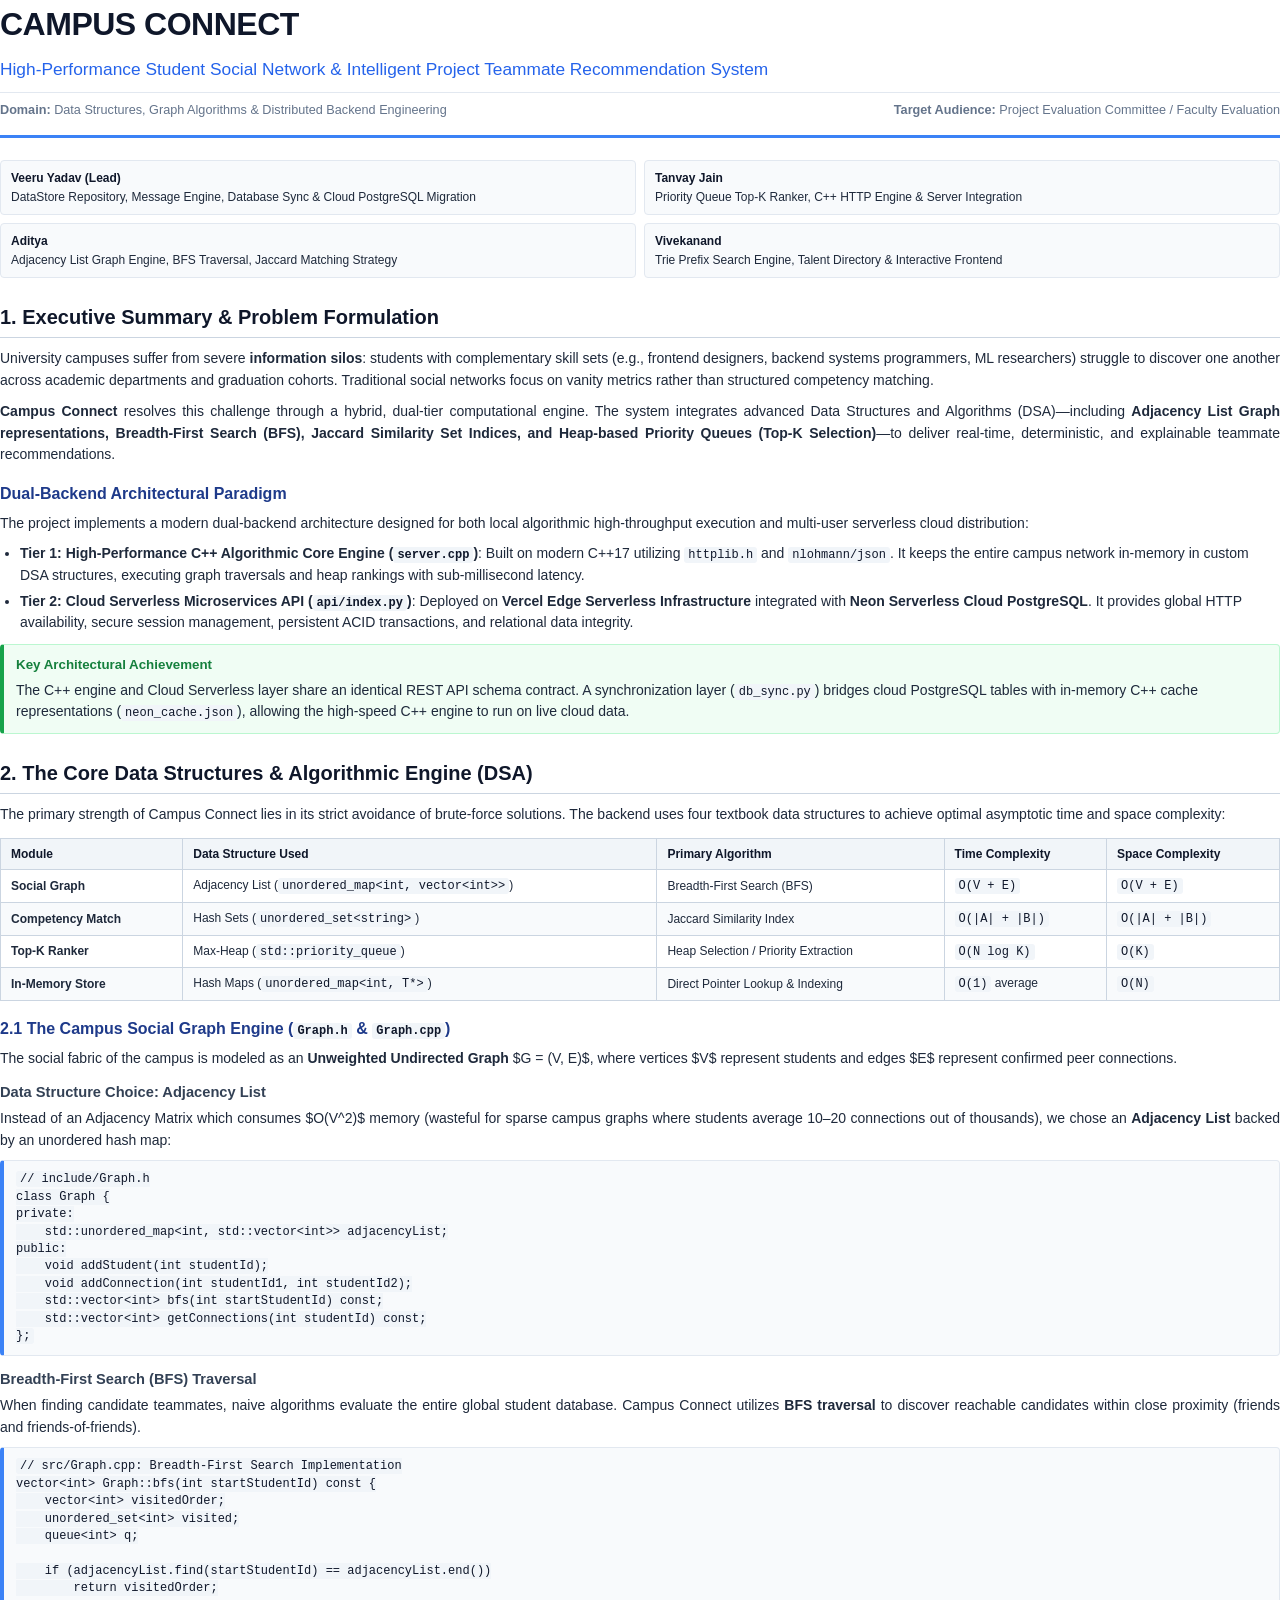
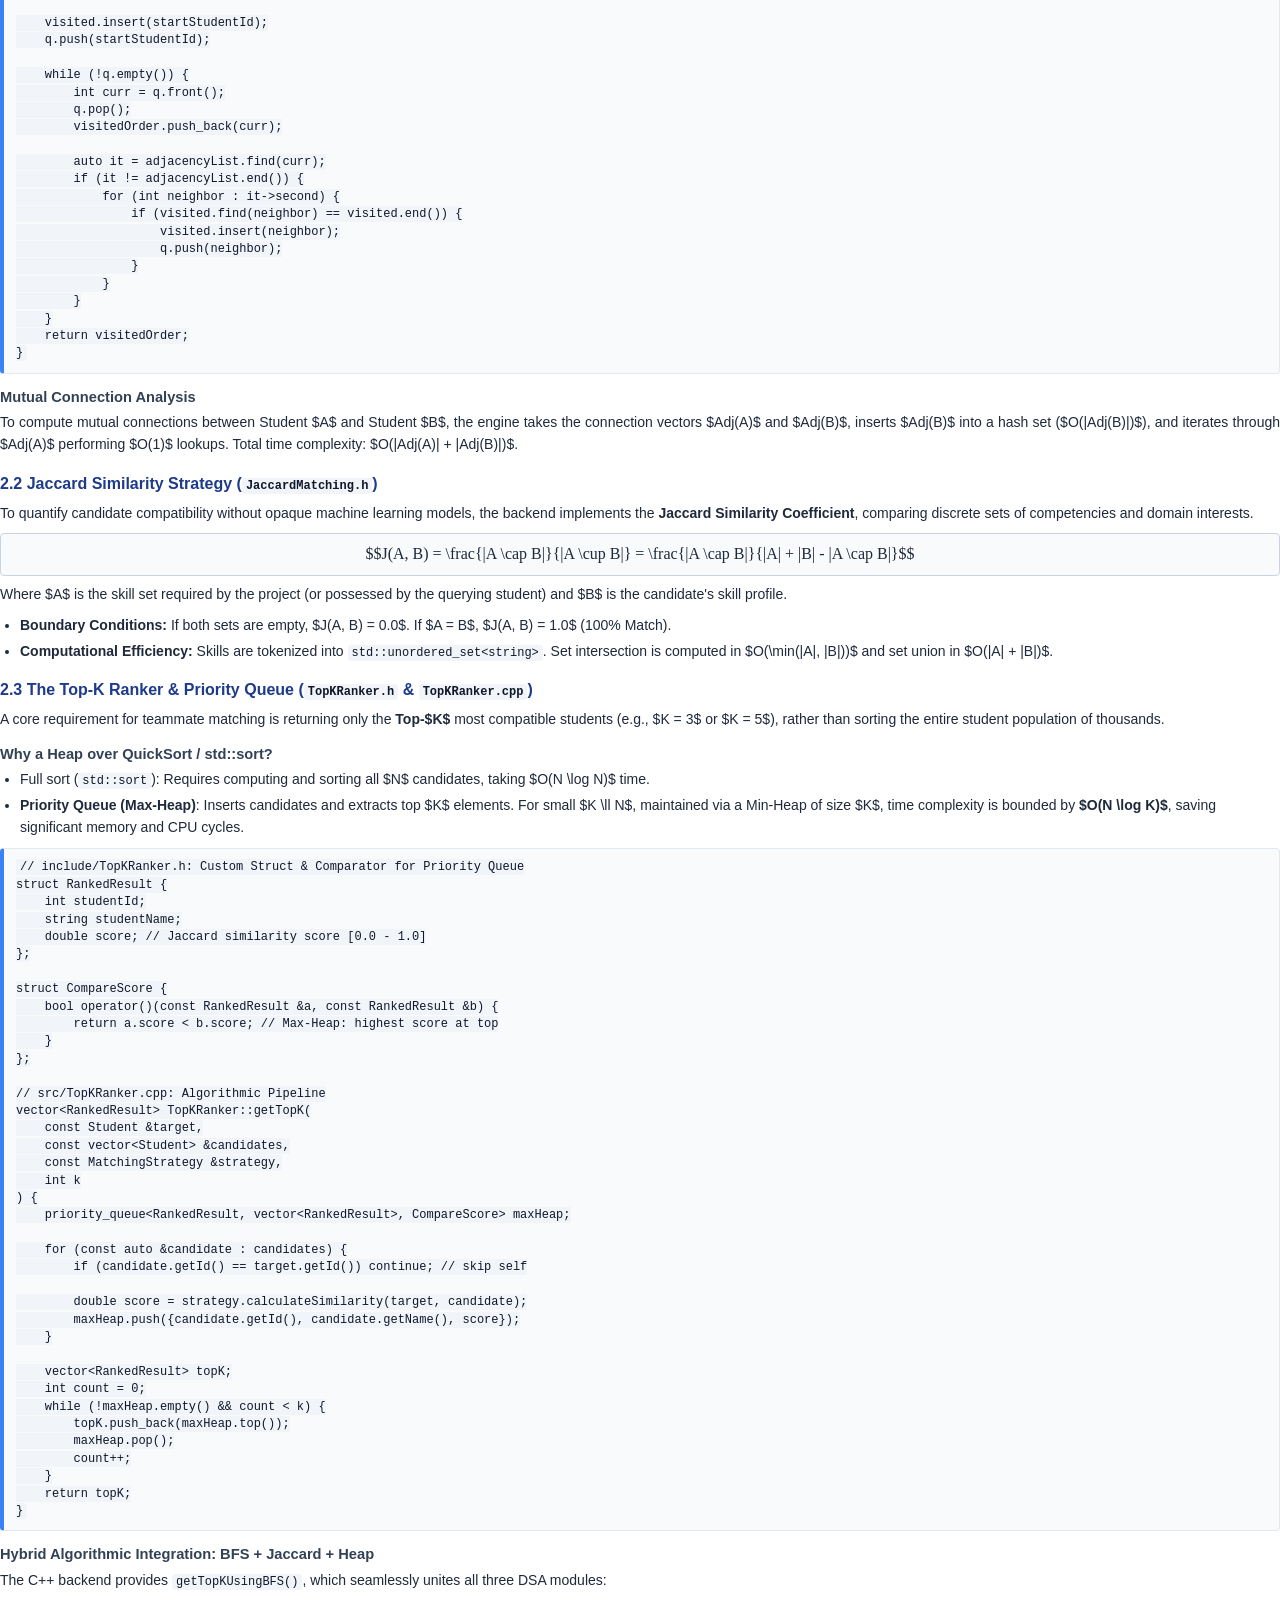
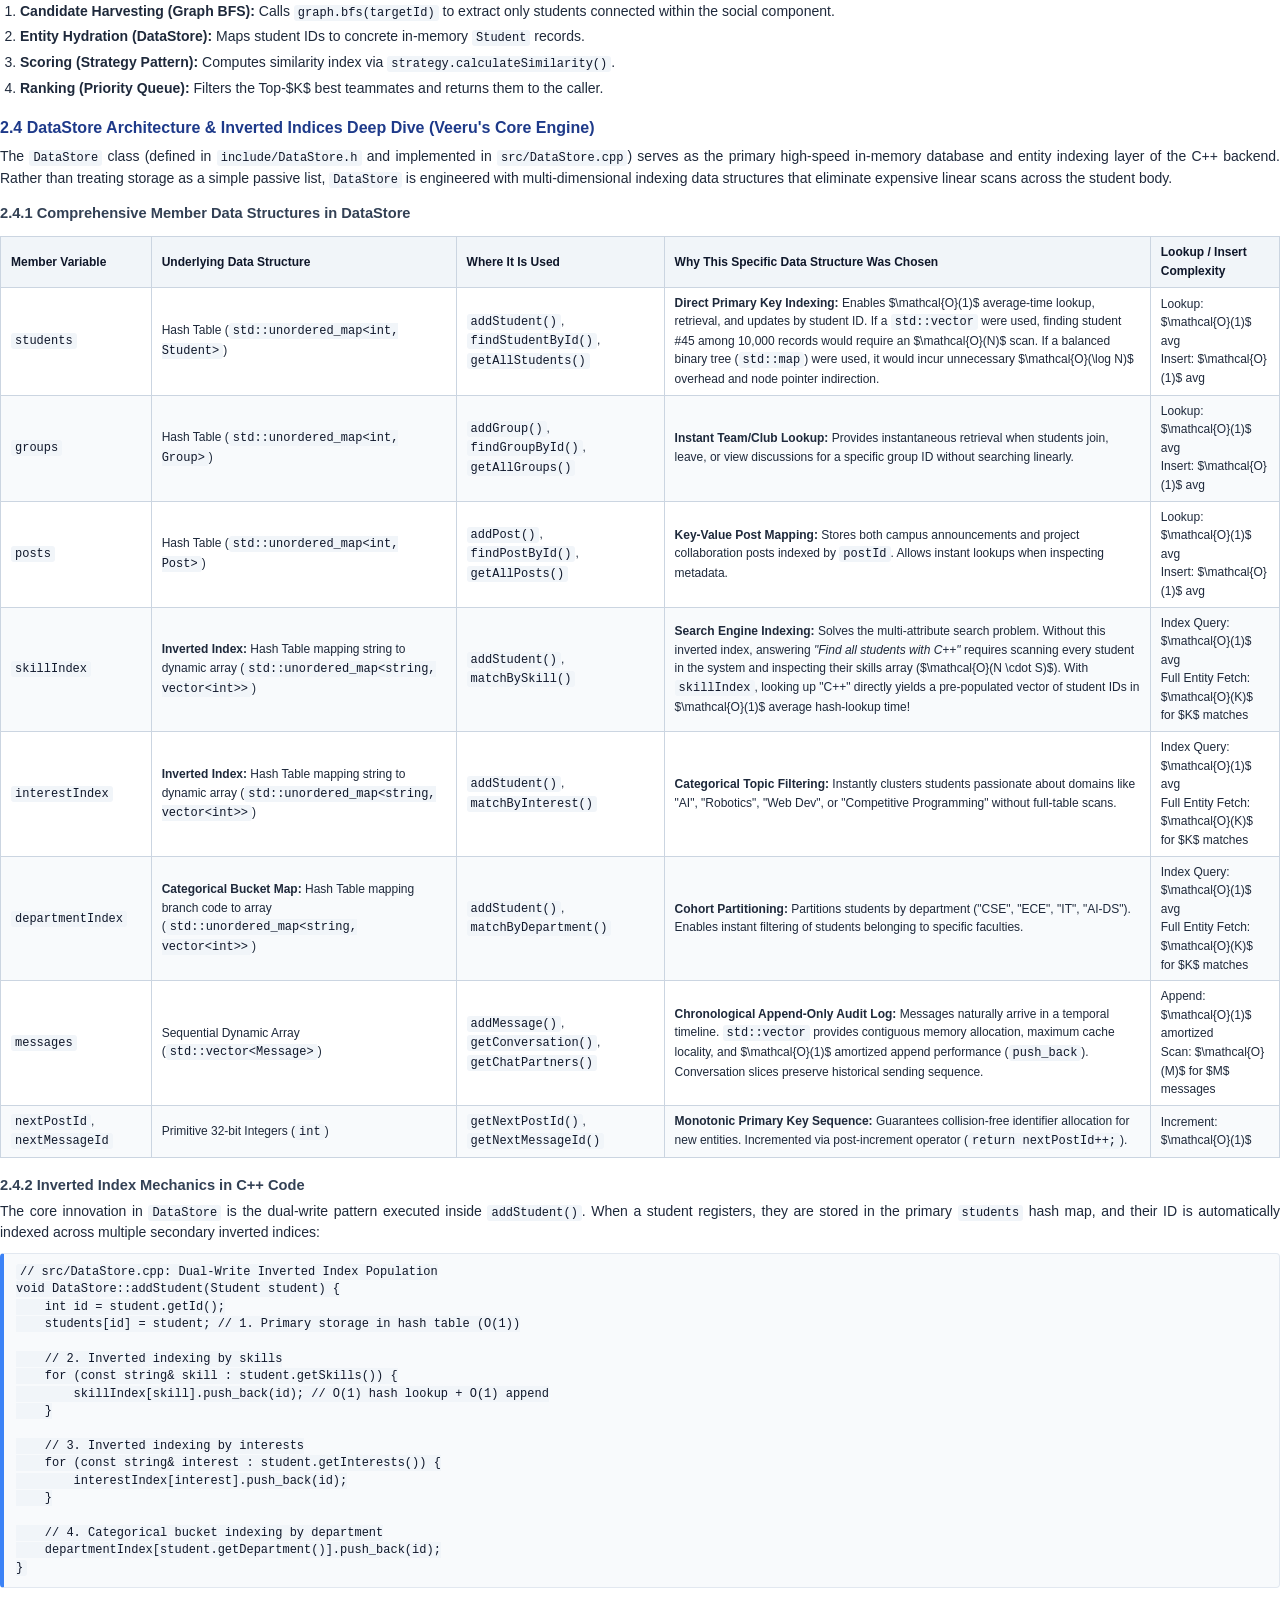
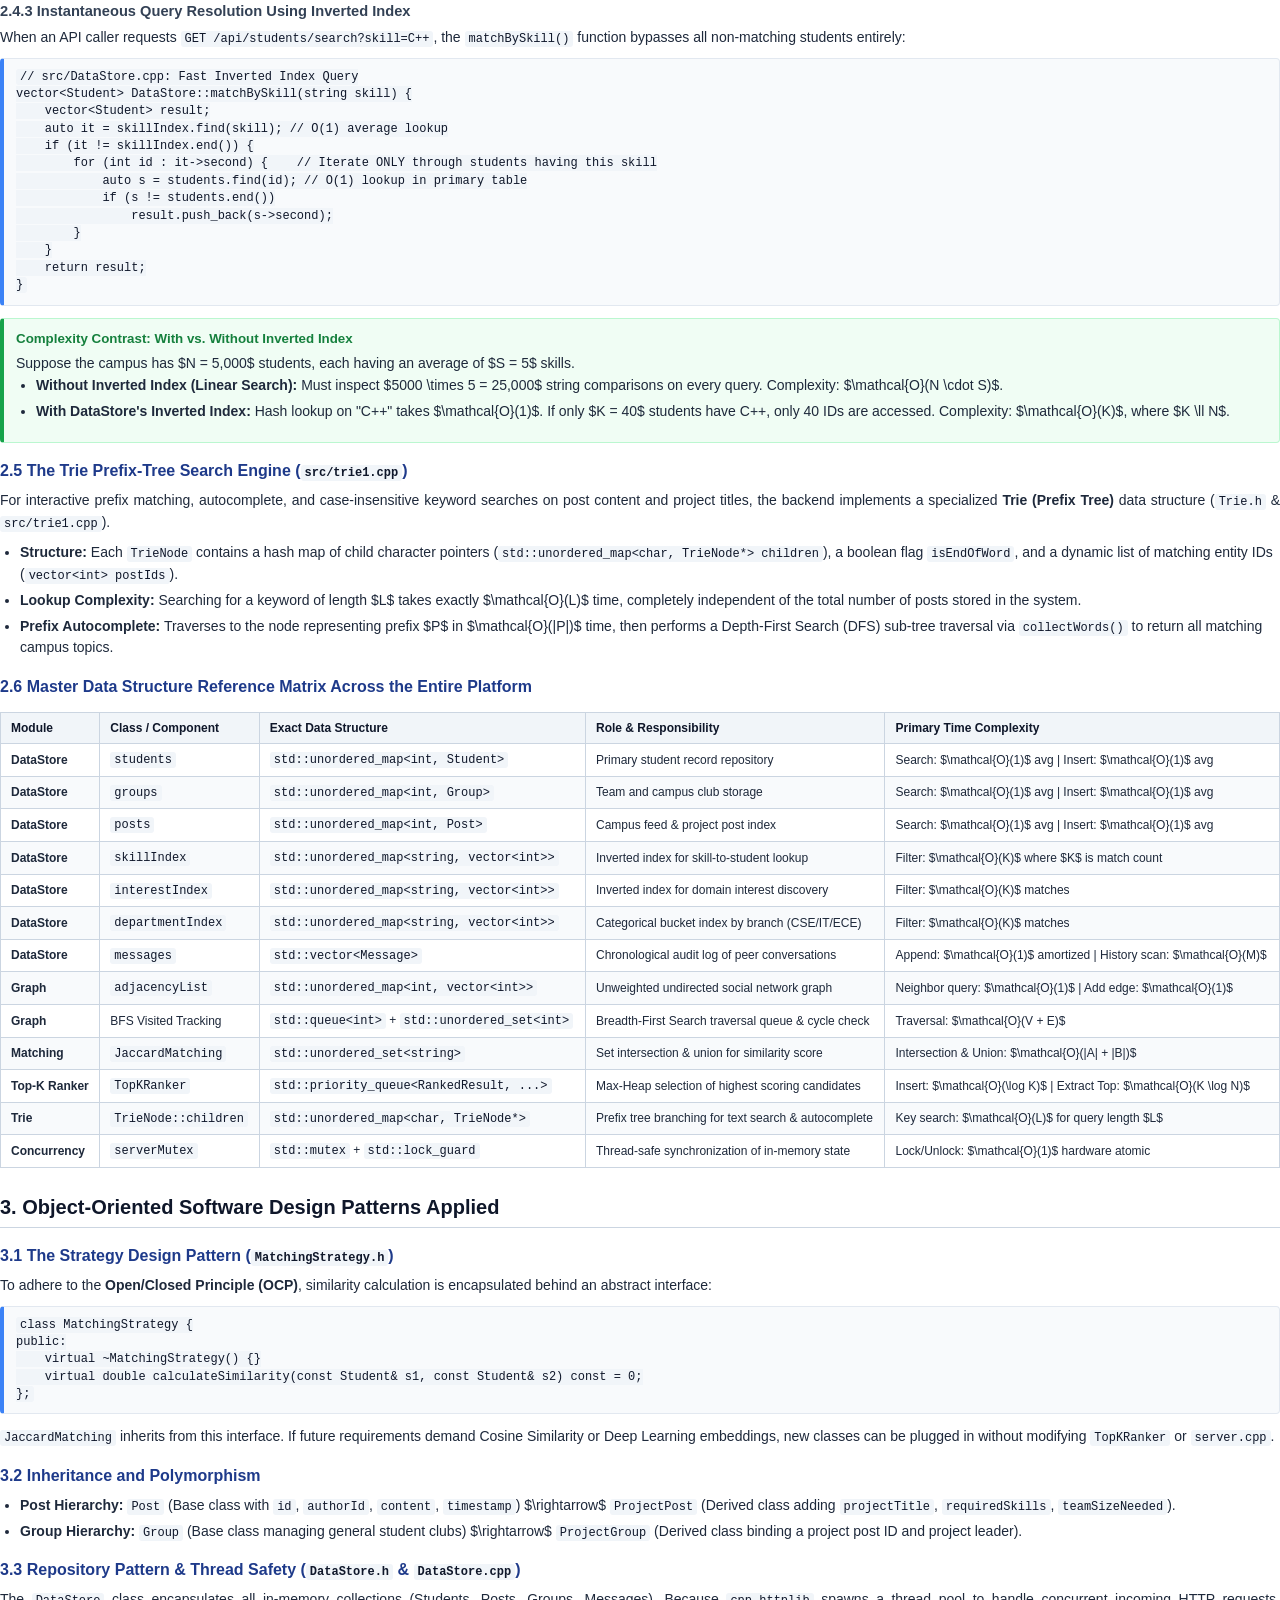
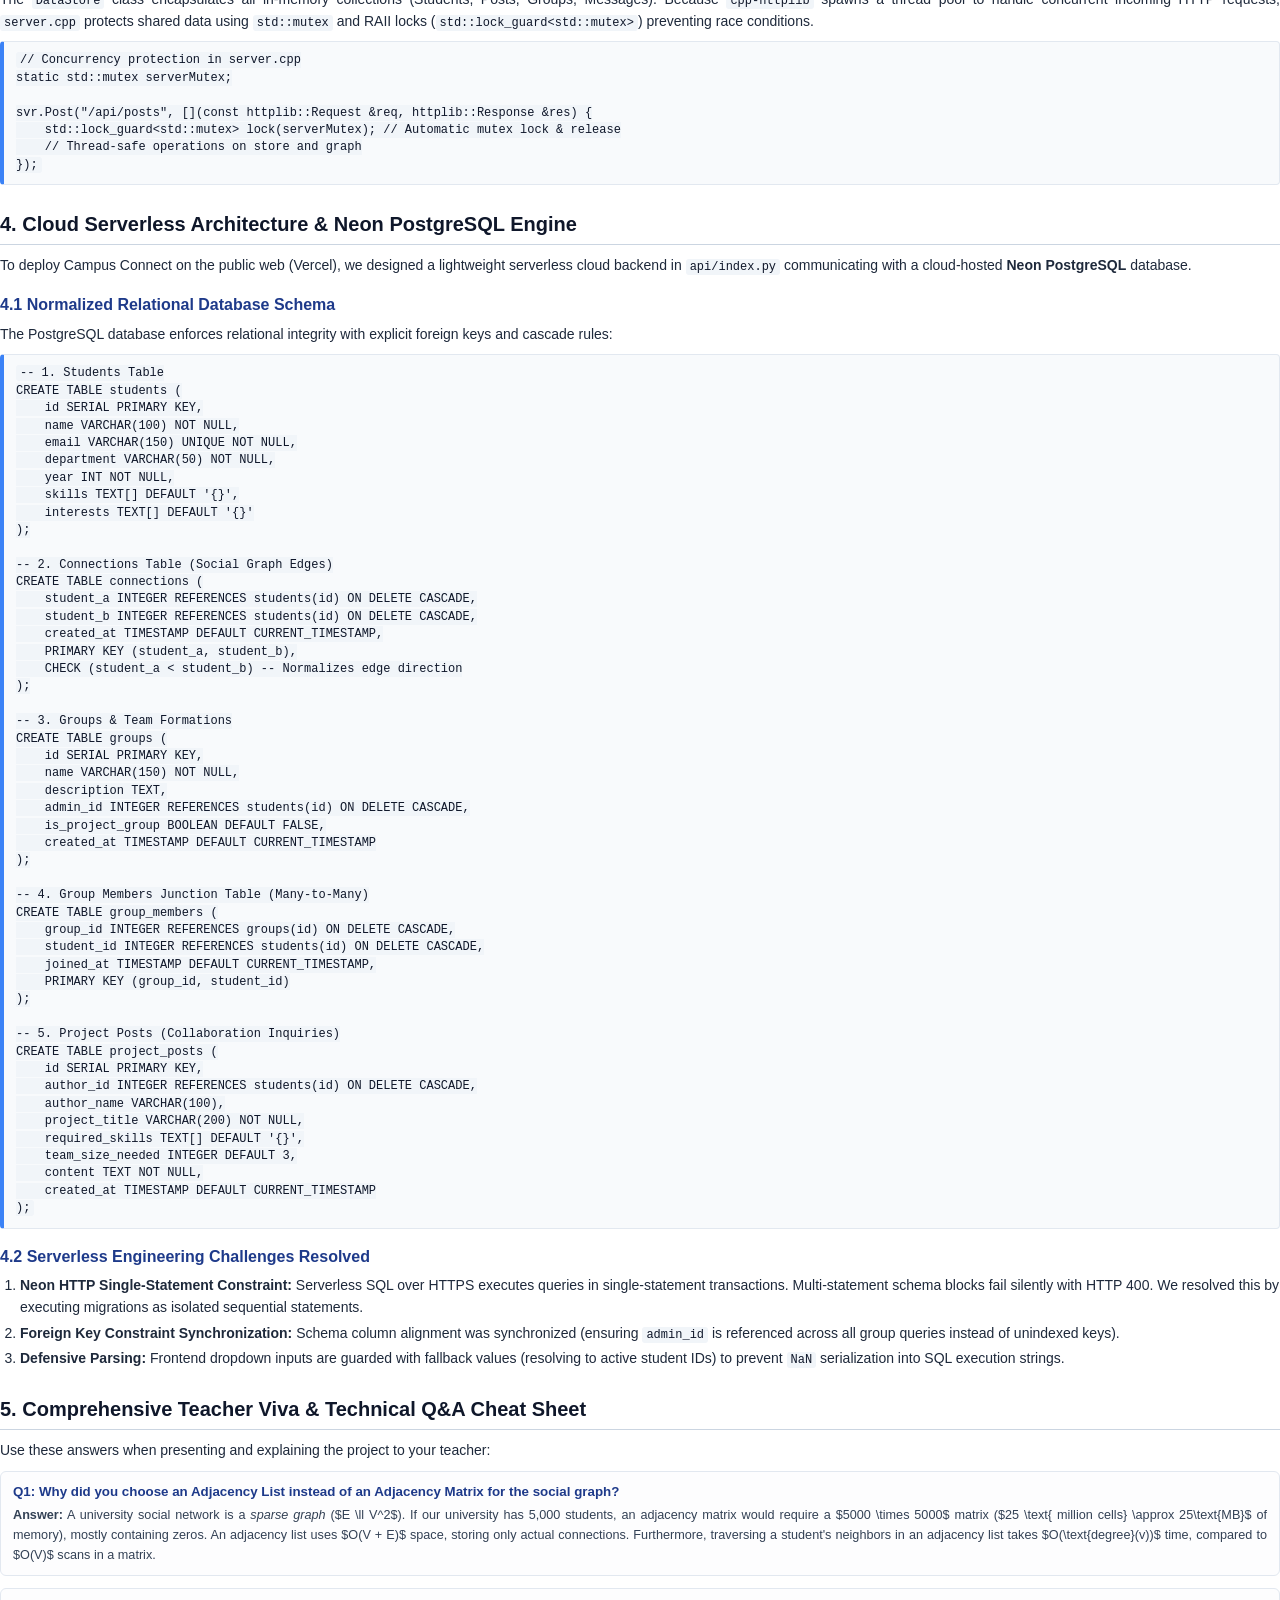
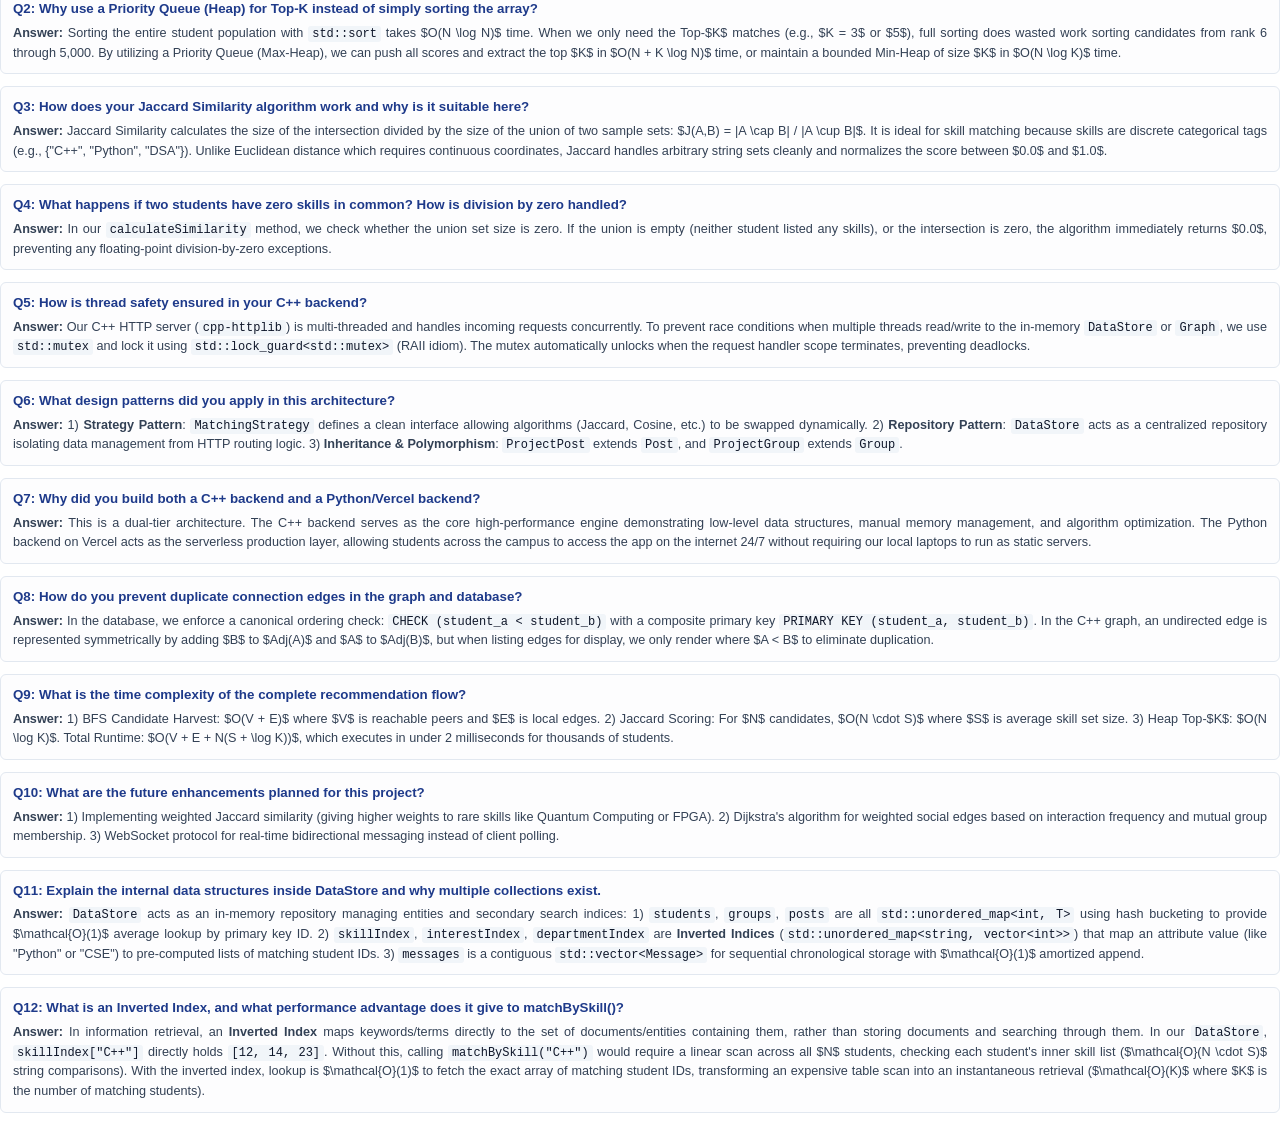
<file: backend_report.html>
<!DOCTYPE html>
<html lang="en">
<head>
<meta charset="UTF-8">
<title>Campus Connect - Backend Architecture & Technical Documentation</title>
<style>
  @page {
    size: A4;
    margin: 18mm 16mm 18mm 16mm;
    @bottom-right {
      content: "Page " counter(page) " of " counter(pages);
      font-size: 9pt;
      font-family: 'Segoe UI', Tahoma, Geneva, Verdana, sans-serif;
      color: #64748b;
    }
    @bottom-left {
      content: "Campus Connect | Backend Engineering Report";
      font-size: 9pt;
      font-family: 'Segoe UI', Tahoma, Geneva, Verdana, sans-serif;
      color: #64748b;
    }
  }

  body {
    font-family: -apple-system, BlinkMacSystemFont, "Segoe UI", Roboto, "Helvetica Neue", Arial, sans-serif;
    color: #1e293b;
    line-height: 1.55;
    font-size: 10.5pt;
    background: #ffffff;
    margin: 0;
    padding: 0;
  }

  /* Cover Header Banner */
  .header-card {
    border-bottom: 3px solid #3b82f6;
    padding-bottom: 14px;
    margin-bottom: 22px;
  }
  .project-title {
    font-size: 24pt;
    font-weight: 800;
    color: #0f172a;
    letter-spacing: -0.5px;
    margin: 0 0 6px 0;
  }
  .project-subtitle {
    font-size: 13pt;
    font-weight: 500;
    color: #2563eb;
    margin: 0 0 10px 0;
  }
  .doc-meta {
    font-size: 9.5pt;
    color: #64748b;
    display: flex;
    justify-content: space-between;
    border-top: 1px solid #e2e8f0;
    padding-top: 8px;
  }

  h1 {
    font-size: 15pt;
    font-weight: 700;
    color: #0f172a;
    border-bottom: 1.5px solid #cbd5e1;
    padding-bottom: 4px;
    margin-top: 24px;
    margin-bottom: 10px;
    page-break-after: avoid;
  }

  h2 {
    font-size: 12pt;
    font-weight: 600;
    color: #1e3a8a;
    margin-top: 16px;
    margin-bottom: 6px;
    page-break-after: avoid;
  }

  h3 {
    font-size: 11pt;
    font-weight: 600;
    color: #334155;
    margin-top: 12px;
    margin-bottom: 4px;
    page-break-after: avoid;
  }

  p {
    margin: 0 0 9px 0;
    text-align: justify;
  }

  ul, ol {
    margin: 0 0 10px 0;
    padding-left: 20px;
  }

  li {
    margin-bottom: 4px;
  }

  .badge {
    display: inline-block;
    padding: 2px 7px;
    font-size: 8pt;
    font-weight: 700;
    border-radius: 4px;
    background: #e0f2fe;
    color: #0369a1;
    text-transform: uppercase;
    margin-right: 4px;
  }

  .badge-algo {
    background: #fef3c7;
    color: #b45309;
  }

  .badge-cpp {
    background: #dcfce7;
    color: #15803d;
  }

  /* Code Block Styling */
  pre {
    background: #f8fafc;
    border: 1px solid #e2e8f0;
    border-left: 4px solid #3b82f6;
    border-radius: 4px;
    padding: 10px 12px;
    font-family: "Fira Code", Consolas, "Courier New", monospace;
    font-size: 8.8pt;
    line-height: 1.45;
    overflow-x: auto;
    margin: 8px 0 12px 0;
    page-break-inside: avoid;
  }

  code {
    font-family: "Fira Code", Consolas, "Courier New", monospace;
    font-size: 9pt;
    background: #f1f5f9;
    padding: 1px 4px;
    border-radius: 3px;
    color: #0f172a;
  }

  /* Tables */
  table {
    width: 100%;
    border-collapse: collapse;
    margin: 12px 0 16px 0;
    font-size: 9pt;
    page-break-inside: avoid;
  }

  th, td {
    border: 1px solid #cbd5e1;
    padding: 6px 10px;
    text-align: left;
  }

  th {
    background: #f1f5f9;
    color: #0f172a;
    font-weight: 700;
  }

  tr:nth-child(even) {
    background: #f8fafc;
  }

  /* Callout Boxes */
  .callout {
    background: #f0fdf4;
    border: 1px solid #bbf7d0;
    border-left: 4px solid #16a34a;
    border-radius: 4px;
    padding: 10px 12px;
    margin: 10px 0 14px 0;
    page-break-inside: avoid;
  }

  .callout-title {
    font-weight: 700;
    color: #15803d;
    font-size: 10pt;
    margin-bottom: 4px;
  }

  .callout-formula {
    background: #f8fafc;
    border: 1px solid #cbd5e1;
    border-radius: 4px;
    padding: 8px;
    text-align: center;
    font-family: "Times New Roman", Times, serif;
    font-size: 12pt;
    margin: 8px 0;
  }

  .qa-card {
    background: #fdfdfe;
    border: 1px solid #e2e8f0;
    border-radius: 6px;
    padding: 10px 12px;
    margin-bottom: 12px;
    page-break-inside: avoid;
  }

  .qa-q {
    font-weight: 700;
    color: #1e3a8a;
    font-size: 10pt;
    margin-bottom: 4px;
  }

  .qa-a {
    font-size: 9.5pt;
    color: #334155;
    margin: 0;
  }

  .page-break {
    page-break-before: always;
  }

  .team-grid {
    display: grid;
    grid-template-columns: 1fr 1fr;
    gap: 8px;
    margin: 10px 0;
  }

  .team-card {
    border: 1px solid #e2e8f0;
    background: #f8fafc;
    border-radius: 4px;
    padding: 8px 10px;
    font-size: 9pt;
  }

  .team-name {
    font-weight: 700;
    color: #0f172a;
  }
</style>
</head>
<body>

<!-- Page 1: Header & Executive Overview -->
<div class="header-card">
  <div class="project-title">CAMPUS CONNECT</div>
  <div class="project-subtitle">High-Performance Student Social Network & Intelligent Project Teammate Recommendation System</div>
  <div class="doc-meta">
    <span><strong>Domain:</strong> Data Structures, Graph Algorithms & Distributed Backend Engineering</span>
    <span><strong>Target Audience:</strong> Project Evaluation Committee / Faculty Evaluation</span>
  </div>
</div>

<div class="team-grid">
  <div class="team-card">
    <div class="team-name">Veeru Yadav (Lead)</div>
    <div>DataStore Repository, Message Engine, Database Sync & Cloud PostgreSQL Migration</div>
  </div>
  <div class="team-card">
    <div class="team-name">Tanvay Jain</div>
    <div>Priority Queue Top-K Ranker, C++ HTTP Engine & Server Integration</div>
  </div>
  <div class="team-card">
    <div class="team-name">Aditya</div>
    <div>Adjacency List Graph Engine, BFS Traversal, Jaccard Matching Strategy</div>
  </div>
  <div class="team-card">
    <div class="team-name">Vivekanand</div>
    <div>Trie Prefix Search Engine, Talent Directory & Interactive Frontend</div>
  </div>
</div>

<h1>1. Executive Summary & Problem Formulation</h1>
<p>
University campuses suffer from severe <strong>information silos</strong>: students with complementary skill sets (e.g., frontend designers, backend systems programmers, ML researchers) struggle to discover one another across academic departments and graduation cohorts. Traditional social networks focus on vanity metrics rather than structured competency matching.
</p>
<p>
<strong>Campus Connect</strong> resolves this challenge through a hybrid, dual-tier computational engine. The system integrates advanced Data Structures and Algorithms (DSA)—including <strong>Adjacency List Graph representations, Breadth-First Search (BFS), Jaccard Similarity Set Indices, and Heap-based Priority Queues (Top-K Selection)</strong>—to deliver real-time, deterministic, and explainable teammate recommendations.
</p>

<h2>Dual-Backend Architectural Paradigm</h2>
<p>
The project implements a modern dual-backend architecture designed for both local algorithmic high-throughput execution and multi-user serverless cloud distribution:
</p>
<ul>
  <li><strong>Tier 1: High-Performance C++ Algorithmic Core Engine (<code>server.cpp</code>)</strong>: Built on modern C++17 utilizing <code>httplib.h</code> and <code>nlohmann/json</code>. It keeps the entire campus network in-memory in custom DSA structures, executing graph traversals and heap rankings with sub-millisecond latency.</li>
  <li><strong>Tier 2: Cloud Serverless Microservices API (<code>api/index.py</code>)</strong>: Deployed on <strong>Vercel Edge Serverless Infrastructure</strong> integrated with <strong>Neon Serverless Cloud PostgreSQL</strong>. It provides global HTTP availability, secure session management, persistent ACID transactions, and relational data integrity.</li>
</ul>

<div class="callout">
  <div class="callout-title">Key Architectural Achievement</div>
  The C++ engine and Cloud Serverless layer share an identical REST API schema contract. A synchronization layer (<code>db_sync.py</code>) bridges cloud PostgreSQL tables with in-memory C++ cache representations (<code>neon_cache.json</code>), allowing the high-speed C++ engine to run on live cloud data.
</div>

<h1>2. The Core Data Structures & Algorithmic Engine (DSA)</h1>
<p>
The primary strength of Campus Connect lies in its strict avoidance of brute-force solutions. The backend uses four textbook data structures to achieve optimal asymptotic time and space complexity:
</p>

<table>
  <thead>
    <tr>
      <th>Module</th>
      <th>Data Structure Used</th>
      <th>Primary Algorithm</th>
      <th>Time Complexity</th>
      <th>Space Complexity</th>
    </tr>
  </thead>
  <tbody>
    <tr>
      <td><strong>Social Graph</strong></td>
      <td>Adjacency List (<code>unordered_map&lt;int, vector&lt;int&gt;&gt;</code>)</td>
      <td>Breadth-First Search (BFS)</td>
      <td><code>O(V + E)</code></td>
      <td><code>O(V + E)</code></td>
    </tr>
    <tr>
      <td><strong>Competency Match</strong></td>
      <td>Hash Sets (<code>unordered_set&lt;string&gt;</code>)</td>
      <td>Jaccard Similarity Index</td>
      <td><code>O(|A| + |B|)</code></td>
      <td><code>O(|A| + |B|)</code></td>
    </tr>
    <tr>
      <td><strong>Top-K Ranker</strong></td>
      <td>Max-Heap (<code>std::priority_queue</code>)</td>
      <td>Heap Selection / Priority Extraction</td>
      <td><code>O(N log K)</code></td>
      <td><code>O(K)</code></td>
    </tr>
    <tr>
      <td><strong>In-Memory Store</strong></td>
      <td>Hash Maps (<code>unordered_map&lt;int, T*&gt;</code>)</td>
      <td>Direct Pointer Lookup & Indexing</td>
      <td><code>O(1)</code> average</td>
      <td><code>O(N)</code></td>
    </tr>
  </tbody>
</table>

<div class="page-break"></div>

<h2>2.1 The Campus Social Graph Engine (<code>Graph.h</code> & <code>Graph.cpp</code>)</h2>
<p>
The social fabric of the campus is modeled as an <strong>Unweighted Undirected Graph</strong> $G = (V, E)$, where vertices $V$ represent students and edges $E$ represent confirmed peer connections.
</p>

<h3>Data Structure Choice: Adjacency List</h3>
<p>
Instead of an Adjacency Matrix which consumes $O(V^2)$ memory (wasteful for sparse campus graphs where students average 10–20 connections out of thousands), we chose an <strong>Adjacency List</strong> backed by an unordered hash map:
</p>
<pre><code class="language-cpp">// include/Graph.h
class Graph {
private:
    std::unordered_map&lt;int, std::vector&lt;int&gt;&gt; adjacencyList;
public:
    void addStudent(int studentId);
    void addConnection(int studentId1, int studentId2);
    std::vector&lt;int&gt; bfs(int startStudentId) const;
    std::vector&lt;int&gt; getConnections(int studentId) const;
};
</code></pre>

<h3>Breadth-First Search (BFS) Traversal</h3>
<p>
When finding candidate teammates, naive algorithms evaluate the entire global student database. Campus Connect utilizes <strong>BFS traversal</strong> to discover reachable candidates within close proximity (friends and friends-of-friends).
</p>
<pre><code class="language-cpp">// src/Graph.cpp: Breadth-First Search Implementation
vector&lt;int&gt; Graph::bfs(int startStudentId) const {
    vector&lt;int&gt; visitedOrder;
    unordered_set&lt;int&gt; visited;
    queue&lt;int&gt; q;

    if (adjacencyList.find(startStudentId) == adjacencyList.end())
        return visitedOrder;

    visited.insert(startStudentId);
    q.push(startStudentId);

    while (!q.empty()) {
        int curr = q.front();
        q.pop();
        visitedOrder.push_back(curr);

        auto it = adjacencyList.find(curr);
        if (it != adjacencyList.end()) {
            for (int neighbor : it-&gt;second) {
                if (visited.find(neighbor) == visited.end()) {
                    visited.insert(neighbor);
                    q.push(neighbor);
                }
            }
        }
    }
    return visitedOrder;
}
</code></pre>

<h3>Mutual Connection Analysis</h3>
<p>
To compute mutual connections between Student $A$ and Student $B$, the engine takes the connection vectors $Adj(A)$ and $Adj(B)$, inserts $Adj(B)$ into a hash set ($O(|Adj(B)|)$), and iterates through $Adj(A)$ performing $O(1)$ lookups. Total time complexity: $O(|Adj(A)| + |Adj(B)|)$.
</p>

<h2>2.2 Jaccard Similarity Strategy (<code>JaccardMatching.h</code>)</h2>
<p>
To quantify candidate compatibility without opaque machine learning models, the backend implements the <strong>Jaccard Similarity Coefficient</strong>, comparing discrete sets of competencies and domain interests.
</p>

<div class="callout-formula">
  $$J(A, B) = \frac{|A \cap B|}{|A \cup B|} = \frac{|A \cap B|}{|A| + |B| - |A \cap B|}$$
</div>

<p>
Where $A$ is the skill set required by the project (or possessed by the querying student) and $B$ is the candidate's skill profile.
</p>
<ul>
  <li><strong>Boundary Conditions:</strong> If both sets are empty, $J(A, B) = 0.0$. If $A = B$, $J(A, B) = 1.0$ (100% Match).</li>
  <li><strong>Computational Efficiency:</strong> Skills are tokenized into <code>std::unordered_set&lt;string&gt;</code>. Set intersection is computed in $O(\min(|A|, |B|))$ and set union in $O(|A| + |B|)$.</li>
</ul>

<div class="page-break"></div>

<h2>2.3 The Top-K Ranker & Priority Queue (<code>TopKRanker.h</code> & <code>TopKRanker.cpp</code>)</h2>
<p>
A core requirement for teammate matching is returning only the <strong>Top-$K$</strong> most compatible students (e.g., $K = 3$ or $K = 5$), rather than sorting the entire student population of thousands.
</p>

<h3>Why a Heap over QuickSort / std::sort?</h3>
<ul>
  <li>Full sort (<code>std::sort</code>): Requires computing and sorting all $N$ candidates, taking $O(N \log N)$ time.</li>
  <li><strong>Priority Queue (Max-Heap)</strong>: Inserts candidates and extracts top $K$ elements. For small $K \ll N$, maintained via a Min-Heap of size $K$, time complexity is bounded by <strong>$O(N \log K)$</strong>, saving significant memory and CPU cycles.</li>
</ul>

<pre><code class="language-cpp">// include/TopKRanker.h: Custom Struct & Comparator for Priority Queue
struct RankedResult {
    int studentId;
    string studentName;
    double score; // Jaccard similarity score [0.0 - 1.0]
};

struct CompareScore {
    bool operator()(const RankedResult &a, const RankedResult &b) {
        return a.score &lt; b.score; // Max-Heap: highest score at top
    }
};

// src/TopKRanker.cpp: Algorithmic Pipeline
vector&lt;RankedResult&gt; TopKRanker::getTopK(
    const Student &target,
    const vector&lt;Student&gt; &candidates,
    const MatchingStrategy &strategy,
    int k
) {
    priority_queue&lt;RankedResult, vector&lt;RankedResult&gt;, CompareScore&gt; maxHeap;

    for (const auto &candidate : candidates) {
        if (candidate.getId() == target.getId()) continue; // skip self

        double score = strategy.calculateSimilarity(target, candidate);
        maxHeap.push({candidate.getId(), candidate.getName(), score});
    }

    vector&lt;RankedResult&gt; topK;
    int count = 0;
    while (!maxHeap.empty() && count &lt; k) {
        topK.push_back(maxHeap.top());
        maxHeap.pop();
        count++;
    }
    return topK;
}
</code></pre>

<h3>Hybrid Algorithmic Integration: BFS + Jaccard + Heap</h3>
<p>
The C++ backend provides <code>getTopKUsingBFS()</code>, which seamlessly unites all three DSA modules:
</p>
<ol>
  <li><strong>Candidate Harvesting (Graph BFS):</strong> Calls <code>graph.bfs(targetId)</code> to extract only students connected within the social component.</li>
  <li><strong>Entity Hydration (DataStore):</strong> Maps student IDs to concrete in-memory <code>Student</code> records.</li>
  <li><strong>Scoring (Strategy Pattern):</strong> Computes similarity index via <code>strategy.calculateSimilarity()</code>.</li>
  <li><strong>Ranking (Priority Queue):</strong> Filters the Top-$K$ best teammates and returns them to the caller.</li>
</ol>

<h2>2.4 DataStore Architecture & Inverted Indices Deep Dive (Veeru's Core Engine)</h2>
<p>
The <code>DataStore</code> class (defined in <code>include/DataStore.h</code> and implemented in <code>src/DataStore.cpp</code>) serves as the primary high-speed in-memory database and entity indexing layer of the C++ backend. Rather than treating storage as a simple passive list, <code>DataStore</code> is engineered with multi-dimensional indexing data structures that eliminate expensive linear scans across the student body.
</p>

<h3>2.4.1 Comprehensive Member Data Structures in DataStore</h3>
<table>
  <thead>
    <tr>
      <th>Member Variable</th>
      <th>Underlying Data Structure</th>
      <th>Where It Is Used</th>
      <th>Why This Specific Data Structure Was Chosen</th>
      <th>Lookup / Insert Complexity</th>
    </tr>
  </thead>
  <tbody>
    <tr>
      <td><code>students</code></td>
      <td>Hash Table (<code>std::unordered_map&lt;int, Student&gt;</code>)</td>
      <td><code>addStudent()</code>, <code>findStudentById()</code>, <code>getAllStudents()</code></td>
      <td>
        <strong>Direct Primary Key Indexing:</strong> Enables $\mathcal{O}(1)$ average-time lookup, retrieval, and updates by student ID. If a <code>std::vector</code> were used, finding student #45 among 10,000 records would require an $\mathcal{O}(N)$ scan. If a balanced binary tree (<code>std::map</code>) were used, it would incur unnecessary $\mathcal{O}(\log N)$ overhead and node pointer indirection.
      </td>
      <td>Lookup: $\mathcal{O}(1)$ avg<br>Insert: $\mathcal{O}(1)$ avg</td>
    </tr>
    <tr>
      <td><code>groups</code></td>
      <td>Hash Table (<code>std::unordered_map&lt;int, Group&gt;</code>)</td>
      <td><code>addGroup()</code>, <code>findGroupById()</code>, <code>getAllGroups()</code></td>
      <td>
        <strong>Instant Team/Club Lookup:</strong> Provides instantaneous retrieval when students join, leave, or view discussions for a specific group ID without searching linearly.
      </td>
      <td>Lookup: $\mathcal{O}(1)$ avg<br>Insert: $\mathcal{O}(1)$ avg</td>
    </tr>
    <tr>
      <td><code>posts</code></td>
      <td>Hash Table (<code>std::unordered_map&lt;int, Post&gt;</code>)</td>
      <td><code>addPost()</code>, <code>findPostById()</code>, <code>getAllPosts()</code></td>
      <td>
        <strong>Key-Value Post Mapping:</strong> Stores both campus announcements and project collaboration posts indexed by <code>postId</code>. Allows instant lookups when inspecting metadata.
      </td>
      <td>Lookup: $\mathcal{O}(1)$ avg<br>Insert: $\mathcal{O}(1)$ avg</td>
    </tr>
    <tr>
      <td><code>skillIndex</code></td>
      <td><strong>Inverted Index:</strong> Hash Table mapping string to dynamic array (<code>std::unordered_map&lt;string, vector&lt;int&gt;&gt;</code>)</td>
      <td><code>addStudent()</code>, <code>matchBySkill()</code></td>
      <td>
        <strong>Search Engine Indexing:</strong> Solves the multi-attribute search problem. Without this inverted index, answering <em>"Find all students with C++"</em> requires scanning every student in the system and inspecting their skills array ($\mathcal{O}(N \cdot S)$). With <code>skillIndex</code>, looking up "C++" directly yields a pre-populated vector of student IDs in $\mathcal{O}(1)$ average hash-lookup time!
      </td>
      <td>Index Query: $\mathcal{O}(1)$ avg<br>Full Entity Fetch: $\mathcal{O}(K)$ for $K$ matches</td>
    </tr>
    <tr>
      <td><code>interestIndex</code></td>
      <td><strong>Inverted Index:</strong> Hash Table mapping string to dynamic array (<code>std::unordered_map&lt;string, vector&lt;int&gt;&gt;</code>)</td>
      <td><code>addStudent()</code>, <code>matchByInterest()</code></td>
      <td>
        <strong>Categorical Topic Filtering:</strong> Instantly clusters students passionate about domains like "AI", "Robotics", "Web Dev", or "Competitive Programming" without full-table scans.
      </td>
      <td>Index Query: $\mathcal{O}(1)$ avg<br>Full Entity Fetch: $\mathcal{O}(K)$ for $K$ matches</td>
    </tr>
    <tr>
      <td><code>departmentIndex</code></td>
      <td><strong>Categorical Bucket Map:</strong> Hash Table mapping branch code to array (<code>std::unordered_map&lt;string, vector&lt;int&gt;&gt;</code>)</td>
      <td><code>addStudent()</code>, <code>matchByDepartment()</code></td>
      <td>
        <strong>Cohort Partitioning:</strong> Partitions students by department ("CSE", "ECE", "IT", "AI-DS"). Enables instant filtering of students belonging to specific faculties.
      </td>
      <td>Index Query: $\mathcal{O}(1)$ avg<br>Full Entity Fetch: $\mathcal{O}(K)$ for $K$ matches</td>
    </tr>
    <tr>
      <td><code>messages</code></td>
      <td>Sequential Dynamic Array (<code>std::vector&lt;Message&gt;</code>)</td>
      <td><code>addMessage()</code>, <code>getConversation()</code>, <code>getChatPartners()</code></td>
      <td>
        <strong>Chronological Append-Only Audit Log:</strong> Messages naturally arrive in a temporal timeline. <code>std::vector</code> provides contiguous memory allocation, maximum cache locality, and $\mathcal{O}(1)$ amortized append performance (<code>push_back</code>). Conversation slices preserve historical sending sequence.
      </td>
      <td>Append: $\mathcal{O}(1)$ amortized<br>Scan: $\mathcal{O}(M)$ for $M$ messages</td>
    </tr>
    <tr>
      <td><code>nextPostId</code>, <code>nextMessageId</code></td>
      <td>Primitive 32-bit Integers (<code>int</code>)</td>
      <td><code>getNextPostId()</code>, <code>getNextMessageId()</code></td>
      <td>
        <strong>Monotonic Primary Key Sequence:</strong> Guarantees collision-free identifier allocation for new entities. Incremented via post-increment operator (<code>return nextPostId++;</code>).
      </td>
      <td>Increment: $\mathcal{O}(1)$</td>
    </tr>
  </tbody>
</table>

<h3>2.4.2 Inverted Index Mechanics in C++ Code</h3>
<p>
The core innovation in <code>DataStore</code> is the dual-write pattern executed inside <code>addStudent()</code>. When a student registers, they are stored in the primary <code>students</code> hash map, and their ID is automatically indexed across multiple secondary inverted indices:
</p>
<pre><code class="language-cpp">// src/DataStore.cpp: Dual-Write Inverted Index Population
void DataStore::addStudent(Student student) {
    int id = student.getId();
    students[id] = student; // 1. Primary storage in hash table (O(1))

    // 2. Inverted indexing by skills
    for (const string& skill : student.getSkills()) {
        skillIndex[skill].push_back(id); // O(1) hash lookup + O(1) append
    }

    // 3. Inverted indexing by interests
    for (const string& interest : student.getInterests()) {
        interestIndex[interest].push_back(id);
    }

    // 4. Categorical bucket indexing by department
    departmentIndex[student.getDepartment()].push_back(id);
}
</code></pre>

<h3>2.4.3 Instantaneous Query Resolution Using Inverted Index</h3>
<p>
When an API caller requests <code>GET /api/students/search?skill=C++</code>, the <code>matchBySkill()</code> function bypasses all non-matching students entirely:
</p>
<pre><code class="language-cpp">// src/DataStore.cpp: Fast Inverted Index Query
vector&lt;Student&gt; DataStore::matchBySkill(string skill) {
    vector&lt;Student&gt; result;
    auto it = skillIndex.find(skill); // O(1) average lookup
    if (it != skillIndex.end()) {
        for (int id : it-&gt;second) {    // Iterate ONLY through students having this skill
            auto s = students.find(id); // O(1) lookup in primary table
            if (s != students.end())
                result.push_back(s-&gt;second);
        }
    }
    return result;
}
</code></pre>

<div class="callout">
  <div class="callout-title">Complexity Contrast: With vs. Without Inverted Index</div>
  Suppose the campus has $N = 5,000$ students, each having an average of $S = 5$ skills.
  <ul>
    <li><strong>Without Inverted Index (Linear Search):</strong> Must inspect $5000 \times 5 = 25,000$ string comparisons on every query. Complexity: $\mathcal{O}(N \cdot S)$.</li>
    <li><strong>With DataStore's Inverted Index:</strong> Hash lookup on "C++" takes $\mathcal{O}(1)$. If only $K = 40$ students have C++, only 40 IDs are accessed. Complexity: $\mathcal{O}(K)$, where $K \ll N$.</li>
  </ul>
</div>

<h2>2.5 The Trie Prefix-Tree Search Engine (<code>src/trie1.cpp</code>)</h2>
<p>
For interactive prefix matching, autocomplete, and case-insensitive keyword searches on post content and project titles, the backend implements a specialized <strong>Trie (Prefix Tree)</strong> data structure (<code>Trie.h</code> & <code>src/trie1.cpp</code>).
</p>
<ul>
  <li><strong>Structure:</strong> Each <code>TrieNode</code> contains a hash map of child character pointers (<code>std::unordered_map&lt;char, TrieNode*&gt; children</code>), a boolean flag <code>isEndOfWord</code>, and a dynamic list of matching entity IDs (<code>vector&lt;int&gt; postIds</code>).</li>
  <li><strong>Lookup Complexity:</strong> Searching for a keyword of length $L$ takes exactly $\mathcal{O}(L)$ time, completely independent of the total number of posts stored in the system.</li>
  <li><strong>Prefix Autocomplete:</strong> Traverses to the node representing prefix $P$ in $\mathcal{O}(|P|)$ time, then performs a Depth-First Search (DFS) sub-tree traversal via <code>collectWords()</code> to return all matching campus topics.</li>
</ul>

<h2>2.6 Master Data Structure Reference Matrix Across the Entire Platform</h2>
<table>
  <thead>
    <tr>
      <th>Module</th>
      <th>Class / Component</th>
      <th>Exact Data Structure</th>
      <th>Role & Responsibility</th>
      <th>Primary Time Complexity</th>
    </tr>
  </thead>
  <tbody>
    <tr>
      <td><strong>DataStore</strong></td>
      <td><code>students</code></td>
      <td><code>std::unordered_map&lt;int, Student&gt;</code></td>
      <td>Primary student record repository</td>
      <td>Search: $\mathcal{O}(1)$ avg | Insert: $\mathcal{O}(1)$ avg</td>
    </tr>
    <tr>
      <td><strong>DataStore</strong></td>
      <td><code>groups</code></td>
      <td><code>std::unordered_map&lt;int, Group&gt;</code></td>
      <td>Team and campus club storage</td>
      <td>Search: $\mathcal{O}(1)$ avg | Insert: $\mathcal{O}(1)$ avg</td>
    </tr>
    <tr>
      <td><strong>DataStore</strong></td>
      <td><code>posts</code></td>
      <td><code>std::unordered_map&lt;int, Post&gt;</code></td>
      <td>Campus feed & project post index</td>
      <td>Search: $\mathcal{O}(1)$ avg | Insert: $\mathcal{O}(1)$ avg</td>
    </tr>
    <tr>
      <td><strong>DataStore</strong></td>
      <td><code>skillIndex</code></td>
      <td><code>std::unordered_map&lt;string, vector&lt;int&gt;&gt;</code></td>
      <td>Inverted index for skill-to-student lookup</td>
      <td>Filter: $\mathcal{O}(K)$ where $K$ is match count</td>
    </tr>
    <tr>
      <td><strong>DataStore</strong></td>
      <td><code>interestIndex</code></td>
      <td><code>std::unordered_map&lt;string, vector&lt;int&gt;&gt;</code></td>
      <td>Inverted index for domain interest discovery</td>
      <td>Filter: $\mathcal{O}(K)$ matches</td>
    </tr>
    <tr>
      <td><strong>DataStore</strong></td>
      <td><code>departmentIndex</code></td>
      <td><code>std::unordered_map&lt;string, vector&lt;int&gt;&gt;</code></td>
      <td>Categorical bucket index by branch (CSE/IT/ECE)</td>
      <td>Filter: $\mathcal{O}(K)$ matches</td>
    </tr>
    <tr>
      <td><strong>DataStore</strong></td>
      <td><code>messages</code></td>
      <td><code>std::vector&lt;Message&gt;</code></td>
      <td>Chronological audit log of peer conversations</td>
      <td>Append: $\mathcal{O}(1)$ amortized | History scan: $\mathcal{O}(M)$</td>
    </tr>
    <tr>
      <td><strong>Graph</strong></td>
      <td><code>adjacencyList</code></td>
      <td><code>std::unordered_map&lt;int, vector&lt;int&gt;&gt;</code></td>
      <td>Unweighted undirected social network graph</td>
      <td>Neighbor query: $\mathcal{O}(1)$ | Add edge: $\mathcal{O}(1)$</td>
    </tr>
    <tr>
      <td><strong>Graph</strong></td>
      <td>BFS Visited Tracking</td>
      <td><code>std::queue&lt;int&gt;</code> + <code>std::unordered_set&lt;int&gt;</code></td>
      <td>Breadth-First Search traversal queue & cycle check</td>
      <td>Traversal: $\mathcal{O}(V + E)$</td>
    </tr>
    <tr>
      <td><strong>Matching</strong></td>
      <td><code>JaccardMatching</code></td>
      <td><code>std::unordered_set&lt;string&gt;</code></td>
      <td>Set intersection & union for similarity score</td>
      <td>Intersection & Union: $\mathcal{O}(|A| + |B|)$</td>
    </tr>
    <tr>
      <td><strong>Top-K Ranker</strong></td>
      <td><code>TopKRanker</code></td>
      <td><code>std::priority_queue&lt;RankedResult, ...&gt;</code></td>
      <td>Max-Heap selection of highest scoring candidates</td>
      <td>Insert: $\mathcal{O}(\log K)$ | Extract Top: $\mathcal{O}(K \log N)$</td>
    </tr>
    <tr>
      <td><strong>Trie</strong></td>
      <td><code>TrieNode::children</code></td>
      <td><code>std::unordered_map&lt;char, TrieNode*&gt;</code></td>
      <td>Prefix tree branching for text search & autocomplete</td>
      <td>Key search: $\mathcal{O}(L)$ for query length $L$</td>
    </tr>
    <tr>
      <td><strong>Concurrency</strong></td>
      <td><code>serverMutex</code></td>
      <td><code>std::mutex</code> + <code>std::lock_guard</code></td>
      <td>Thread-safe synchronization of in-memory state</td>
      <td>Lock/Unlock: $\mathcal{O}(1)$ hardware atomic</td>
    </tr>
  </tbody>
</table>

<h1>3. Object-Oriented Software Design Patterns Applied</h1>

<h2>3.1 The Strategy Design Pattern (<code>MatchingStrategy.h</code>)</h2>
<p>
To adhere to the <strong>Open/Closed Principle (OCP)</strong>, similarity calculation is encapsulated behind an abstract interface:
</p>
<pre><code class="language-cpp">class MatchingStrategy {
public:
    virtual ~MatchingStrategy() {}
    virtual double calculateSimilarity(const Student& s1, const Student& s2) const = 0;
};
</code></pre>
<p>
<code>JaccardMatching</code> inherits from this interface. If future requirements demand Cosine Similarity or Deep Learning embeddings, new classes can be plugged in without modifying <code>TopKRanker</code> or <code>server.cpp</code>.
</p>

<h2>3.2 Inheritance and Polymorphism</h2>
<ul>
  <li><strong>Post Hierarchy:</strong> <code>Post</code> (Base class with <code>id</code>, <code>authorId</code>, <code>content</code>, <code>timestamp</code>) $\rightarrow$ <code>ProjectPost</code> (Derived class adding <code>projectTitle</code>, <code>requiredSkills</code>, <code>teamSizeNeeded</code>).</li>
  <li><strong>Group Hierarchy:</strong> <code>Group</code> (Base class managing general student clubs) $\rightarrow$ <code>ProjectGroup</code> (Derived class binding a project post ID and project leader).</li>
</ul>

<div class="page-break"></div>

<h2>3.3 Repository Pattern & Thread Safety (<code>DataStore.h</code> & <code>DataStore.cpp</code>)</h2>
<p>
The <code>DataStore</code> class encapsulates all in-memory collections (Students, Posts, Groups, Messages). Because <code>cpp-httplib</code> spawns a thread pool to handle concurrent incoming HTTP requests, <code>server.cpp</code> protects shared data using <code>std::mutex</code> and RAII locks (<code>std::lock_guard&lt;std::mutex&gt;</code>) preventing race conditions.
</p>

<pre><code class="language-cpp">// Concurrency protection in server.cpp
static std::mutex serverMutex;

svr.Post("/api/posts", [](const httplib::Request &req, httplib::Response &res) {
    std::lock_guard&lt;std::mutex&gt; lock(serverMutex); // Automatic mutex lock & release
    // Thread-safe operations on store and graph
});
</code></pre>

<h1>4. Cloud Serverless Architecture & Neon PostgreSQL Engine</h1>
<p>
To deploy Campus Connect on the public web (Vercel), we designed a lightweight serverless cloud backend in <code>api/index.py</code> communicating with a cloud-hosted <strong>Neon PostgreSQL</strong> database.
</p>

<h2>4.1 Normalized Relational Database Schema</h2>
<p>
The PostgreSQL database enforces relational integrity with explicit foreign keys and cascade rules:
</p>
<pre><code class="language-sql">-- 1. Students Table
CREATE TABLE students (
    id SERIAL PRIMARY KEY,
    name VARCHAR(100) NOT NULL,
    email VARCHAR(150) UNIQUE NOT NULL,
    department VARCHAR(50) NOT NULL,
    year INT NOT NULL,
    skills TEXT[] DEFAULT '{}',
    interests TEXT[] DEFAULT '{}'
);

-- 2. Connections Table (Social Graph Edges)
CREATE TABLE connections (
    student_a INTEGER REFERENCES students(id) ON DELETE CASCADE,
    student_b INTEGER REFERENCES students(id) ON DELETE CASCADE,
    created_at TIMESTAMP DEFAULT CURRENT_TIMESTAMP,
    PRIMARY KEY (student_a, student_b),
    CHECK (student_a < student_b) -- Normalizes edge direction
);

-- 3. Groups & Team Formations
CREATE TABLE groups (
    id SERIAL PRIMARY KEY,
    name VARCHAR(150) NOT NULL,
    description TEXT,
    admin_id INTEGER REFERENCES students(id) ON DELETE CASCADE,
    is_project_group BOOLEAN DEFAULT FALSE,
    created_at TIMESTAMP DEFAULT CURRENT_TIMESTAMP
);

-- 4. Group Members Junction Table (Many-to-Many)
CREATE TABLE group_members (
    group_id INTEGER REFERENCES groups(id) ON DELETE CASCADE,
    student_id INTEGER REFERENCES students(id) ON DELETE CASCADE,
    joined_at TIMESTAMP DEFAULT CURRENT_TIMESTAMP,
    PRIMARY KEY (group_id, student_id)
);

-- 5. Project Posts (Collaboration Inquiries)
CREATE TABLE project_posts (
    id SERIAL PRIMARY KEY,
    author_id INTEGER REFERENCES students(id) ON DELETE CASCADE,
    author_name VARCHAR(100),
    project_title VARCHAR(200) NOT NULL,
    required_skills TEXT[] DEFAULT '{}',
    team_size_needed INTEGER DEFAULT 3,
    content TEXT NOT NULL,
    created_at TIMESTAMP DEFAULT CURRENT_TIMESTAMP
);
</code></pre>

<h2>4.2 Serverless Engineering Challenges Resolved</h2>
<ol>
  <li><strong>Neon HTTP Single-Statement Constraint:</strong> Serverless SQL over HTTPS executes queries in single-statement transactions. Multi-statement schema blocks fail silently with HTTP 400. We resolved this by executing migrations as isolated sequential statements.</li>
  <li><strong>Foreign Key Constraint Synchronization:</strong> Schema column alignment was synchronized (ensuring <code>admin_id</code> is referenced across all group queries instead of unindexed keys).</li>
  <li><strong>Defensive Parsing:</strong> Frontend dropdown inputs are guarded with fallback values (resolving to active student IDs) to prevent <code>NaN</code> serialization into SQL execution strings.</li>
</ol>

<div class="page-break"></div>

<h1>5. Comprehensive Teacher Viva & Technical Q&A Cheat Sheet</h1>
<p>
Use these answers when presenting and explaining the project to your teacher:
</p>

<div class="qa-card">
  <div class="qa-q">Q1: Why did you choose an Adjacency List instead of an Adjacency Matrix for the social graph?</div>
  <p class="qa-a">
    <strong>Answer:</strong> A university social network is a <em>sparse graph</em> ($E \ll V^2$). If our university has 5,000 students, an adjacency matrix would require a $5000 \times 5000$ matrix ($25 \text{ million cells} \approx 25\text{MB}$ of memory), mostly containing zeros. An adjacency list uses $O(V + E)$ space, storing only actual connections. Furthermore, traversing a student's neighbors in an adjacency list takes $O(\text{degree}(v))$ time, compared to $O(V)$ scans in a matrix.
  </p>
</div>

<div class="qa-card">
  <div class="qa-q">Q2: Why use a Priority Queue (Heap) for Top-K instead of simply sorting the array?</div>
  <p class="qa-a">
    <strong>Answer:</strong> Sorting the entire student population with <code>std::sort</code> takes $O(N \log N)$ time. When we only need the Top-$K$ matches (e.g., $K = 3$ or $5$), full sorting does wasted work sorting candidates from rank 6 through 5,000. By utilizing a Priority Queue (Max-Heap), we can push all scores and extract the top $K$ in $O(N + K \log N)$ time, or maintain a bounded Min-Heap of size $K$ in $O(N \log K)$ time.
  </p>
</div>

<div class="qa-card">
  <div class="qa-q">Q3: How does your Jaccard Similarity algorithm work and why is it suitable here?</div>
  <p class="qa-a">
    <strong>Answer:</strong> Jaccard Similarity calculates the size of the intersection divided by the size of the union of two sample sets: $J(A,B) = |A \cap B| / |A \cup B|$. It is ideal for skill matching because skills are discrete categorical tags (e.g., {"C++", "Python", "DSA"}). Unlike Euclidean distance which requires continuous coordinates, Jaccard handles arbitrary string sets cleanly and normalizes the score between $0.0$ and $1.0$.
  </p>
</div>

<div class="qa-card">
  <div class="qa-q">Q4: What happens if two students have zero skills in common? How is division by zero handled?</div>
  <p class="qa-a">
    <strong>Answer:</strong> In our <code>calculateSimilarity</code> method, we check whether the union set size is zero. If the union is empty (neither student listed any skills), or the intersection is zero, the algorithm immediately returns $0.0$, preventing any floating-point division-by-zero exceptions.
  </p>
</div>

<div class="qa-card">
  <div class="qa-q">Q5: How is thread safety ensured in your C++ backend?</div>
  <p class="qa-a">
    <strong>Answer:</strong> Our C++ HTTP server (<code>cpp-httplib</code>) is multi-threaded and handles incoming requests concurrently. To prevent race conditions when multiple threads read/write to the in-memory <code>DataStore</code> or <code>Graph</code>, we use <code>std::mutex</code> and lock it using <code>std::lock_guard&lt;std::mutex&gt;</code> (RAII idiom). The mutex automatically unlocks when the request handler scope terminates, preventing deadlocks.
  </p>
</div>

<div class="qa-card">
  <div class="qa-q">Q6: What design patterns did you apply in this architecture?</div>
  <p class="qa-a">
    <strong>Answer:</strong>
    1) <strong>Strategy Pattern</strong>: <code>MatchingStrategy</code> defines a clean interface allowing algorithms (Jaccard, Cosine, etc.) to be swapped dynamically.
    2) <strong>Repository Pattern</strong>: <code>DataStore</code> acts as a centralized repository isolating data management from HTTP routing logic.
    3) <strong>Inheritance & Polymorphism</strong>: <code>ProjectPost</code> extends <code>Post</code>, and <code>ProjectGroup</code> extends <code>Group</code>.
  </p>
</div>

<div class="qa-card">
  <div class="qa-q">Q7: Why did you build both a C++ backend and a Python/Vercel backend?</div>
  <p class="qa-a">
    <strong>Answer:</strong> This is a dual-tier architecture. The C++ backend serves as the core high-performance engine demonstrating low-level data structures, manual memory management, and algorithm optimization. The Python backend on Vercel acts as the serverless production layer, allowing students across the campus to access the app on the internet 24/7 without requiring our local laptops to run as static servers.
  </p>
</div>

<div class="qa-card">
  <div class="qa-q">Q8: How do you prevent duplicate connection edges in the graph and database?</div>
  <p class="qa-a">
    <strong>Answer:</strong> In the database, we enforce a canonical ordering check: <code>CHECK (student_a < student_b)</code> with a composite primary key <code>PRIMARY KEY (student_a, student_b)</code>. In the C++ graph, an undirected edge is represented symmetrically by adding $B$ to $Adj(A)$ and $A$ to $Adj(B)$, but when listing edges for display, we only render where $A < B$ to eliminate duplication.
  </p>
</div>

<div class="qa-card">
  <div class="qa-q">Q9: What is the time complexity of the complete recommendation flow?</div>
  <p class="qa-a">
    <strong>Answer:</strong>
    1) BFS Candidate Harvest: $O(V + E)$ where $V$ is reachable peers and $E$ is local edges.
    2) Jaccard Scoring: For $N$ candidates, $O(N \cdot S)$ where $S$ is average skill set size.
    3) Heap Top-$K$: $O(N \log K)$.
    Total Runtime: $O(V + E + N(S + \log K))$, which executes in under 2 milliseconds for thousands of students.
  </p>
</div>

<div class="qa-card">
  <div class="qa-q">Q10: What are the future enhancements planned for this project?</div>
  <p class="qa-a">
    <strong>Answer:</strong>
    1) Implementing weighted Jaccard similarity (giving higher weights to rare skills like Quantum Computing or FPGA).
    2) Dijkstra's algorithm for weighted social edges based on interaction frequency and mutual group membership.
    3) WebSocket protocol for real-time bidirectional messaging instead of client polling.
  </p>
</div>

<div class="qa-card">
  <div class="qa-q">Q11: Explain the internal data structures inside DataStore and why multiple collections exist.</div>
  <p class="qa-a">
    <strong>Answer:</strong>
    <code>DataStore</code> acts as an in-memory repository managing entities and secondary search indices:
    1) <code>students</code>, <code>groups</code>, <code>posts</code> are all <code>std::unordered_map&lt;int, T&gt;</code> using hash bucketing to provide $\mathcal{O}(1)$ average lookup by primary key ID.
    2) <code>skillIndex</code>, <code>interestIndex</code>, <code>departmentIndex</code> are <strong>Inverted Indices</strong> (<code>std::unordered_map&lt;string, vector&lt;int&gt;&gt;</code>) that map an attribute value (like "Python" or "CSE") to pre-computed lists of matching student IDs.
    3) <code>messages</code> is a contiguous <code>std::vector&lt;Message&gt;</code> for sequential chronological storage with $\mathcal{O}(1)$ amortized append.
  </p>
</div>

<div class="qa-card">
  <div class="qa-q">Q12: What is an Inverted Index, and what performance advantage does it give to matchBySkill()?</div>
  <p class="qa-a">
    <strong>Answer:</strong>
    In information retrieval, an <strong>Inverted Index</strong> maps keywords/terms directly to the set of documents/entities containing them, rather than storing documents and searching through them. In our <code>DataStore</code>, <code>skillIndex["C++"]</code> directly holds <code>[12, 14, 23]</code>. Without this, calling <code>matchBySkill("C++")</code> would require a linear scan across all $N$ students, checking each student's inner skill list ($\mathcal{O}(N \cdot S)$ string comparisons). With the inverted index, lookup is $\mathcal{O}(1)$ to fetch the exact array of matching student IDs, transforming an expensive table scan into an instantaneous retrieval ($\mathcal{O}(K)$ where $K$ is the number of matching students).
  </p>
</div>

</body>
</html>
</file>
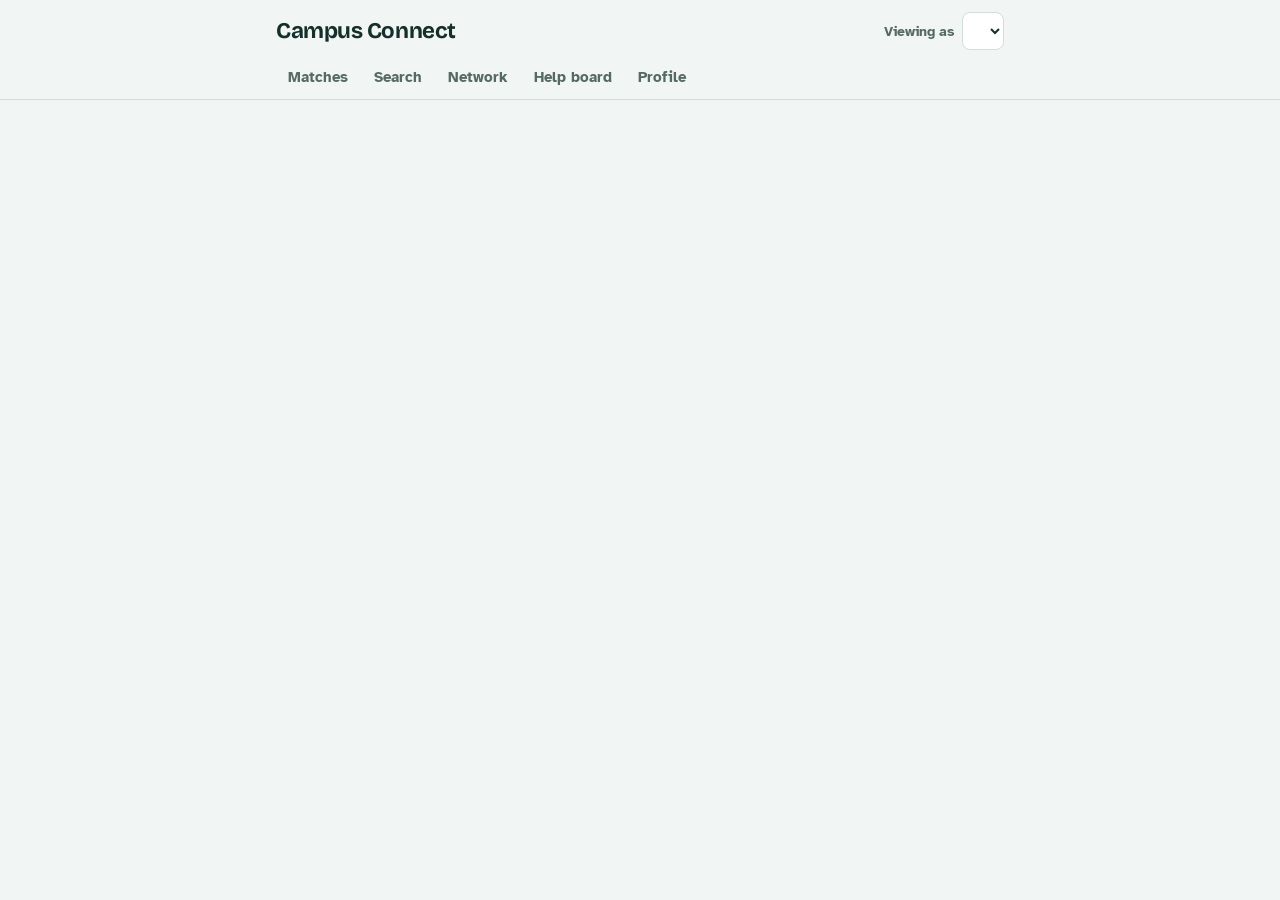
<file: src/CAMPUS.html>
<!doctype html>
<html lang="en">
<head>
<meta charset="utf-8">
<meta name="viewport" content="width=device-width, initial-scale=1, viewport-fit=cover">
<title>Campus Connect</title>
<link rel="preconnect" href="https://fonts.googleapis.com">
<link rel="preconnect" href="https://fonts.gstatic.com" crossorigin>
<link href="https://fonts.googleapis.com/css2?family=Atkinson+Hyperlegible:wght@400;700&family=Bricolage+Grotesque:opsz,wght@12..96,600;12..96,700&display=swap" rel="stylesheet">
<style>
:root{
  --bg:#F1F5F3;--surface:#FFFFFF;--ink:#15302A;--muted:#566A64;--line:#D4DED9;
  --brand:#1E5245;--brand-ink:#FFFFFF;--hi:#F0CF65;--hi-ink:#3B2F00;--chip:#E3EBE8;--danger:#B3261E;
  --display:"Bricolage Grotesque","Segoe UI",system-ui,sans-serif;
  --body:"Atkinson Hyperlegible",system-ui,-apple-system,"Segoe UI",Roboto,sans-serif;
  color-scheme:light;box-sizing:border-box;
  padding-top:env(safe-area-inset-top,0px);padding-bottom:env(safe-area-inset-bottom,0px);
}
@media (prefers-color-scheme:dark){
  :root:not([data-theme="light"]){
    --bg:#0E1A17;--surface:#15241F;--ink:#E4EEEA;--muted:#9AB0A9;--line:#294039;
    --brand:#86CBB8;--brand-ink:#0E1A17;--hi:#E8C55A;--hi-ink:#2A2100;--chip:#1F332D;--danger:#F2B8B5;color-scheme:dark;
  }
}
:root[data-theme="dark"]{
  --bg:#0E1A17;--surface:#15241F;--ink:#E4EEEA;--muted:#9AB0A9;--line:#294039;
  --brand:#86CBB8;--brand-ink:#0E1A17;--hi:#E8C55A;--hi-ink:#2A2100;--chip:#1F332D;--danger:#F2B8B5;color-scheme:dark;
}
html{scroll-padding-top:env(safe-area-inset-top,0px)}
*,*::before,*::after{box-sizing:border-box}
body{margin:0;background:var(--bg);color:var(--ink);font:16px/1.55 var(--body)}
header.top{position:sticky;top:env(safe-area-inset-top,0px);z-index:5;background:var(--bg);border-bottom:1px solid var(--line)}
.bar{max-width:760px;margin:0 auto;padding:12px 16px 0}
.brandrow{display:flex;align-items:center;justify-content:space-between;gap:10px;flex-wrap:wrap}
.logo{font:700 1.4rem/1 var(--display);letter-spacing:-.02em;margin:0}
.as{display:flex;align-items:center;gap:8px;font-size:.9rem;color:var(--muted)}
select,input,textarea{font:inherit;color:var(--ink);background:var(--surface);border:1px solid var(--line);border-radius:8px;padding:8px 10px;max-width:100%;width:100%}
.as select{width:auto}
textarea{min-height:80px;resize:vertical}
.tabs{display:flex;gap:2px;overflow-x:auto;margin-top:8px;scrollbar-width:none}
.tab{border:0;background:none;font:700 .95rem var(--body);color:var(--muted);padding:10px 12px;border-bottom:3px solid transparent;cursor:pointer;white-space:nowrap}
.tab[aria-selected="true"]{color:var(--ink);border-bottom-color:var(--brand)}
main{max-width:760px;margin:0 auto;padding:0 16px 48px}
h2{font:700 1.7rem/1.15 var(--display);letter-spacing:-.02em;margin:28px 0 6px}
.sub{font:700 1.15rem/1.2 var(--display);margin:28px 0 10px}
.lede{color:var(--muted);margin:0 0 20px;max-width:60ch}
.card{background:var(--surface);border:1px solid var(--line);border-radius:12px;padding:16px;margin-bottom:12px}
.person{display:flex;justify-content:space-between;gap:12px;align-items:flex-start}
.name{font:700 1.1rem/1.2 var(--display);margin:0}
.meta{color:var(--muted);font-size:.9rem;margin:2px 0 0}
.score{font:700 2.1rem/1 var(--display);text-align:right;letter-spacing:-.03em}
.score small{display:block;font:400 .75rem var(--body);color:var(--muted);margin-top:4px;letter-spacing:0}
.meterbar{height:6px;background:var(--chip);border-radius:3px;margin-top:12px;overflow:hidden}
.meterbar span{display:block;height:100%;background:var(--hi)}
.chips{display:flex;flex-wrap:wrap;gap:6px;margin:12px 0 0;padding:0;list-style:none}
.chip{background:var(--chip);border-radius:999px;padding:3px 10px;font-size:.85rem}
.chip.shared{background:var(--hi);color:var(--hi-ink);font-weight:700}
.overlap{margin:10px 0 0;font-size:.9rem;color:var(--muted)}
.actions{margin-top:14px;display:flex;gap:8px;flex-wrap:wrap}
.btn{font:700 .95rem var(--body);border-radius:8px;padding:8px 14px;cursor:pointer;border:1px solid var(--brand);background:var(--brand);color:var(--brand-ink)}
.btn.ghost{background:none;color:var(--brand)}
.btn:disabled{opacity:.6;cursor:default}
:focus-visible{outline:3px solid var(--hi);outline-offset:2px}
.field{display:flex;flex-direction:column;gap:4px;margin-bottom:12px}
.row{display:grid;grid-template-columns:1fr 1fr;gap:12px}
label{font-weight:700;font-size:.9rem}
.hint{color:var(--muted);font-size:.82rem}
.filters{display:flex;gap:6px;flex-wrap:wrap;margin-bottom:14px}
.pill{border:1px solid var(--line);background:var(--surface);color:var(--ink);border-radius:999px;padding:6px 12px;cursor:pointer;font:inherit;font-size:.9rem}
.pill[aria-pressed="true"]{background:var(--ink);color:var(--bg);border-color:var(--ink)}
.kind{font-size:.85rem;font-weight:700;color:var(--brand);margin:0 0 4px}
.post-title{font:700 1.1rem/1.25 var(--display);margin:0 0 6px}
.post-body{margin:0;max-width:65ch}
.empty{color:var(--muted);padding:12px 0}
.error{color:var(--danger);font-size:.9rem;margin:6px 0 0;min-height:1em}
details.card summary{cursor:pointer;font-weight:700}
details.card[open] summary{margin-bottom:14px}
#toast{position:fixed;left:50%;bottom:calc(20px + env(safe-area-inset-bottom,0px));transform:translateX(-50%);background:var(--ink);color:var(--bg);padding:10px 16px;border-radius:8px;opacity:0;transition:opacity .2s;pointer-events:none;max-width:90vw;z-index:10}
#toast.show{opacity:1}
.footnote{font-size:.82rem;color:var(--muted);margin-top:36px;border-top:1px solid var(--line);padding-top:12px}
@media (max-width:480px){.row{grid-template-columns:1fr}.score{font-size:1.7rem}}
@media (prefers-reduced-motion:reduce){#toast{transition:none}}
</style>
</head>
<body>
<header class="top">
  <div class="bar">
    <div class="brandrow">
      <h1 class="logo">Campus Connect</h1>
      <label class="as">Viewing as <select id="me" aria-label="Viewing as student"></select></label>
    </div>
    <nav class="tabs" role="tablist">
      <button class="tab" role="tab" data-tab="discover">Matches</button>
      <button class="tab" role="tab" data-tab="search">Search</button>
      <button class="tab" role="tab" data-tab="network">Network</button>
      <button class="tab" role="tab" data-tab="board">Help board</button>
      <button class="tab" role="tab" data-tab="profile">Profile</button>
    </nav>
  </div>
</header>
<main id="view"></main>
<div id="toast" role="status" aria-live="polite"></div>

<script>
/* =====================================================================
   1. SAMPLE DATA  (replace with the C++ DataStore later)
   ===================================================================== */
const ALLOWED_DOMAINS = ["geu.ac.in", "gehu.ac.in"]; // confirm your college's real student email domains

const db = {
  students: [
    {id:1, name:"Ananya Rawat",   email:"ananya@geu.ac.in", branch:"CSE",      year:2, skills:["C++","DSA","Web Development"], interests:["Hackathons","Open Source"]},
    {id:2, name:"Rohan Negi",     email:"rohan@geu.ac.in",  branch:"CSE",      year:2, skills:["C++","DSA","Python"], interests:["Competitive Programming","Hackathons"]},
    {id:3, name:"Priya Bisht",    email:"priya@geu.ac.in",  branch:"CSE (AI)", year:3, skills:["Python","Machine Learning","Data Analysis"], interests:["Research","Open Source"]},
    {id:4, name:"Karan Thapa",    email:"karan@geu.ac.in",  branch:"IT",       year:2, skills:["JavaScript","React","Web Development"], interests:["UI Design","Hackathons"]},
    {id:5, name:"Sneha Joshi",    email:"sneha@geu.ac.in",  branch:"ECE",      year:3, skills:["IoT","Arduino","C"], interests:["Robotics","Research"]},
    {id:6, name:"Arjun Chauhan",  email:"arjun@geu.ac.in",  branch:"CSE",      year:1, skills:["Python","C++"], interests:["Competitive Programming","Gaming"]},
    {id:7, name:"Meera Pant",     email:"meera@geu.ac.in",  branch:"CSE",      year:3, skills:["Figma","UI Design","JavaScript"], interests:["Design","Photography"]},
    {id:8, name:"Vikram Rana",    email:"vikram@geu.ac.in", branch:"CSE (DS)", year:2, skills:["SQL","Python","Data Analysis"], interests:["Finance","Research"]},
    {id:9, name:"Ishita Kandpal", email:"ishita@geu.ac.in", branch:"CSE",      year:2, skills:["Java","DSA","Spring Boot"], interests:["Open Source","Competitive Programming"]},
    {id:10,name:"Aman Bhatt",     email:"aman@geu.ac.in",   branch:"ME",       year:3, skills:["CAD","Python","Arduino"], interests:["Robotics","Hackathons"]},
    {id:11,name:"Diya Sharma",    email:"diya@geu.ac.in",   branch:"CSE",      year:1, skills:["HTML","CSS","JavaScript"], interests:["Web Development","Design"]},
    {id:12,name:"Nikhil Rautela", email:"nikhil@geu.ac.in", branch:"CSE (AI)", year:3, skills:["Machine Learning","Python","Deep Learning"], interests:["Research","Hackathons"]}
  ],
  connections: [[1,2],[1,4],[2,6],[2,9],[4,7],[4,11],[3,12],[3,8],[5,10],[9,6],[7,11],[12,10]],
  posts: [
    {id:1, authorId:6, type:"request", title:"Stuck on segment trees", body:"Range updates keep giving wrong answers. Can someone walk me through lazy propagation?", tags:["DSA","C++"]},
    {id:2, authorId:3, type:"offer",   title:"Reviewing ML project reports", body:"Happy to review evaluation sections and check for data leakage before your submission.", tags:["Machine Learning","Python"]},
    {id:3, authorId:4, type:"project", title:"Backend developer for a hackathon team", body:"We have frontend and design covered. Need someone comfortable with APIs.", tags:["Web Development","Hackathons"]},
    {id:4, authorId:5, type:"request", title:"Arduino serial data is garbled", body:"Readings look fine in the IDE monitor but break when read from Python.", tags:["Arduino","C"]},
    {id:5, authorId:7, type:"offer",   title:"Figma basics, two sessions a week", body:"Short sessions for anyone building a project interface this semester.", tags:["Figma","UI Design"]}
  ]
};
const nextId = {student:13, post:6};

/* =====================================================================
   2. LOGIC STAND-INS  (the real versions live in C++:
      Graph::bfs, JaccardMatching::calculateSimilarity, Trie, Top-K heap)
   ===================================================================== */
const key = s => String(s).trim().toLowerCase();
const esc = s => String(s).replace(/[&<>"']/g, c => ({"&":"&amp;","<":"&lt;",">":"&gt;",'"':"&quot;","'":"&#39;"}[c]));
const parseList = str => [...new Map(String(str).split(",").map(x => x.trim()).filter(Boolean).map(x => [key(x), x])).values()];

function findStudent(id){
  const s = db.students.find(x => x.id === id);
  if (!s) throw new Error(`No student with ID ${id}.`);
  return s;
}
// Public shape: never send email to other users
const publicView = s => ({id:s.id, name:s.name, branch:s.branch, year:s.year, skills:[...s.skills], interests:[...s.interests]});

function neighbours(id){
  const out = [];
  for (const [a,b] of db.connections){ if (a === id) out.push(b); else if (b === id) out.push(a); }
  return out;
}

// BFS with levels: dist 1 = direct connections, dist 2 = "people you may know"
function bfsLevels(start){
  const dist = new Map([[start,0]]), queue = [start];
  for (let head = 0; head < queue.length; head++){
    const cur = queue[head];
    for (const n of neighbours(cur)){
      if (!dist.has(n)){ dist.set(n, dist.get(cur) + 1); queue.push(n); }
    }
  }
  return dist;
}

// Jaccard over skills + interests combined (same rule as JaccardMatching.cpp)
function jaccard(a, b){
  const label = new Map();
  const toSet = s => new Set([...s.skills, ...s.interests].map(x => { const k = key(x); if (!label.has(k)) label.set(k, x); return k; }));
  const A = toSet(a), B = toSet(b);
  const shared = [...A].filter(k => B.has(k));
  const union = new Set([...A, ...B]);
  return {
    score: union.size ? shared.length / union.size : 0,
    shared: shared.map(k => label.get(k)),
    onlyThem: [...B].filter(k => !A.has(k)).map(k => label.get(k)),
    unionSize: union.size
  };
}

// Prefix match on any word, like a Trie lookup
const matchesQuery = (text, q) => { const t = key(text), k = key(q); return k && (t.startsWith(k) || t.split(/\s+/).some(w => w.startsWith(k))); };

/* =====================================================================
   3. API LAYER — the ONLY part that changes when the C++ server is ready.
      Each function returns the same JSON the endpoint should return.
   ===================================================================== */
const api = {
  // GET /api/students
  async listStudents(){ return db.students.map(publicView); },

  // GET /api/students/:id
  async getStudent(id){ return publicView(findStudent(id)); },

  // POST /api/students   body: {name,email,branch,year,skills,interests}
  async createStudent(input){
    const name = input.name.trim();
    if (!name) throw new Error("Enter your name.");
    const email = input.email.trim().toLowerCase();
    if (!ALLOWED_DOMAINS.includes(email.split("@")[1] || ""))
      throw new Error(`Use your college email ending in ${ALLOWED_DOMAINS.map(d => "@" + d).join(" or ")}.`);
    if (db.students.some(s => s.email === email)) throw new Error("This email is already registered.");
    const s = {id:nextId.student, name, email, branch:input.branch.trim() || "Not given", year:Number(input.year) || 1,
               skills:parseList(input.skills), interests:parseList(input.interests)};
    if (!s.skills.length && !s.interests.length) throw new Error("Add at least one skill or interest so others can find you.");
    nextId.student++;
    db.students.push(s);
    return publicView(s);
  },

  // GET /api/search?q=python
  async search(q){
    if (!key(q)) return [];
    return db.students.filter(s => [s.name, ...s.skills, ...s.interests].some(x => matchesQuery(x, q))).map(publicView);
  },

  // GET /api/match/:id?k=5   -> [{student, score, shared, onlyThem, unionSize}]
  async getMatches(id, k = 5){
    const me = findStudent(id);
    return db.students.filter(s => s.id !== id)
      .map(s => ({student:publicView(s), ...jaccard(me, s)}))
      .filter(m => m.score > 0)
      .sort((a,b) => b.score - a.score || a.student.name.localeCompare(b.student.name))
      .slice(0, k);
  },

  // GET /api/connections/:id
  async getConnections(id){ findStudent(id); return neighbours(id).map(n => publicView(findStudent(n))); },

  // GET /api/suggestions/:id   -> [{student, mutual:[names]}]
  async getSuggestions(id){
    findStudent(id);
    const mine = new Set(neighbours(id)), out = [];
    for (const [sid, d] of bfsLevels(id)){
      if (d === 2) out.push({student:publicView(findStudent(sid)), mutual:neighbours(sid).filter(n => mine.has(n)).map(n => findStudent(n).name)});
    }
    return out.sort((a,b) => b.mutual.length - a.mutual.length);
  },

  // POST /api/connections   body: {from, to}
  async connect(from, to){
    if (from === to) throw new Error("You can't connect with yourself.");
    findStudent(from); findStudent(to);
    if (neighbours(from).includes(to)) throw new Error("You're already connected.");
    db.connections.push([from, to]);
    return {ok:true};
  },

  // GET /api/posts?type=request
  async listPosts(type){
    return db.posts.filter(p => !type || p.type === type).sort((a,b) => b.id - a.id)
      .map(p => ({...p, author:findStudent(p.authorId).name}));
  },

  // POST /api/posts   body: {authorId,type,title,body,tags}
  async createPost(input){
    if (!["request","offer","project"].includes(input.type)) throw new Error("Choose a post type.");
    const title = input.title.trim();
    if (!title) throw new Error("Give your post a title.");
    findStudent(input.authorId);
    const p = {id:nextId.post++, authorId:input.authorId, type:input.type, title, body:input.body.trim(), tags:parseList(input.tags)};
    db.posts.push(p);
    return p;
  }
};

/* =====================================================================
   4. USER INTERFACE
   ===================================================================== */
const state = {me:1, tab:"discover", filter:"", query:""};
const main = document.getElementById("view");
const KIND = {request:"Needs help", offer:"Offering help", project:"Project team"};

function toast(msg){
  const t = document.getElementById("toast");
  t.textContent = msg; t.classList.add("show");
  clearTimeout(toast.timer); toast.timer = setTimeout(() => t.classList.remove("show"), 2400);
}
const meta = s => `${esc(s.branch)}, year ${s.year}`;
const chipList = (items, isShared) => items.map(x => `<li class="chip${isShared(x) ? " shared" : ""}">${esc(x)}</li>`).join("");
function connectButton(id, connected){
  if (id === state.me) return `<button class="btn ghost" disabled>This is you</button>`;
  return connected.has(id) ? `<button class="btn ghost" disabled>Connected</button>`
                           : `<button class="btn" data-connect="${id}">Connect</button>`;
}
const connectedSet = async () => new Set((await api.getConnections(state.me)).map(s => s.id));

const views = {
  async discover(){
    const [matches, connected] = await Promise.all([api.getMatches(state.me, 5), connectedSet()]);
    const cards = matches.map(m => {
      const pct = Math.round(m.score * 100);
      return `<article class="card">
        <div class="person"><div><p class="name">${esc(m.student.name)}</p><p class="meta">${meta(m.student)}</p></div>
          <div class="score">${pct}%<small>match</small></div></div>
        <div class="meterbar" aria-hidden="true"><span style="width:${pct}%"></span></div>
        <ul class="chips">${chipList(m.shared, () => true)}${chipList(m.onlyThem, () => false)}</ul>
        <p class="overlap">${m.shared.length} in common out of ${m.unionSize} skills and interests between you</p>
        <div class="actions">${connectButton(m.student.id, connected)}</div></article>`;
    }).join("");
    return `<h2>Students like you</h2>
      <p class="lede">Ranked by overlap: what you both listed, divided by everything either of you listed. Highlighted tags are shared.</p>
      ${cards || `<p class="empty">No overlaps yet. Add more skills or interests on your profile.</p>`}`;
  },

  async search(){
    return `<h2>Find a student</h2>
      <p class="lede">Search by name, skill, or interest. Results update as you type.</p>
      <div class="field"><label for="q">Search</label>
        <input id="q" type="search" value="${esc(state.query)}" placeholder="Try python, design, or a name" autocomplete="off"></div>
      <div id="results" aria-live="polite"></div>`;
  },

  async network(){
    const [conns, sugg, connected] = await Promise.all([api.getConnections(state.me), api.getSuggestions(state.me), connectedSet()]);
    const suggCards = sugg.map(s => `<article class="card">
        <p class="name">${esc(s.student.name)}</p><p class="meta">${meta(s.student)}</p>
        <p class="overlap">Also connected with ${s.mutual.map(esc).join(" and ")}</p>
        <div class="actions">${connectButton(s.student.id, connected)}</div></article>`).join("");
    const connCards = conns.map(s => `<article class="card"><p class="name">${esc(s.name)}</p><p class="meta">${meta(s)}</p>
        <ul class="chips">${chipList([...s.skills, ...s.interests], () => false)}</ul></article>`).join("");
    return `<h2>Your network</h2>
      <p class="lede">People you may know are connected to someone you're already connected to.</p>
      <h3 class="sub">People you may know</h3>
      ${suggCards || `<p class="empty">No suggestions yet. Connect with a few students from Matches first.</p>`}
      <h3 class="sub">Your connections (${conns.length})</h3>
      ${connCards || `<p class="empty">You haven't connected with anyone yet.</p>`}`;
  },

  async board(){
    const posts = await api.listPosts(state.filter);
    const filters = [["","All"],["request","Needs help"],["offer","Offering help"],["project","Project teams"]]
      .map(([v,l]) => `<button class="pill" data-filter="${v}" aria-pressed="${state.filter === v}">${l}</button>`).join(
</file>
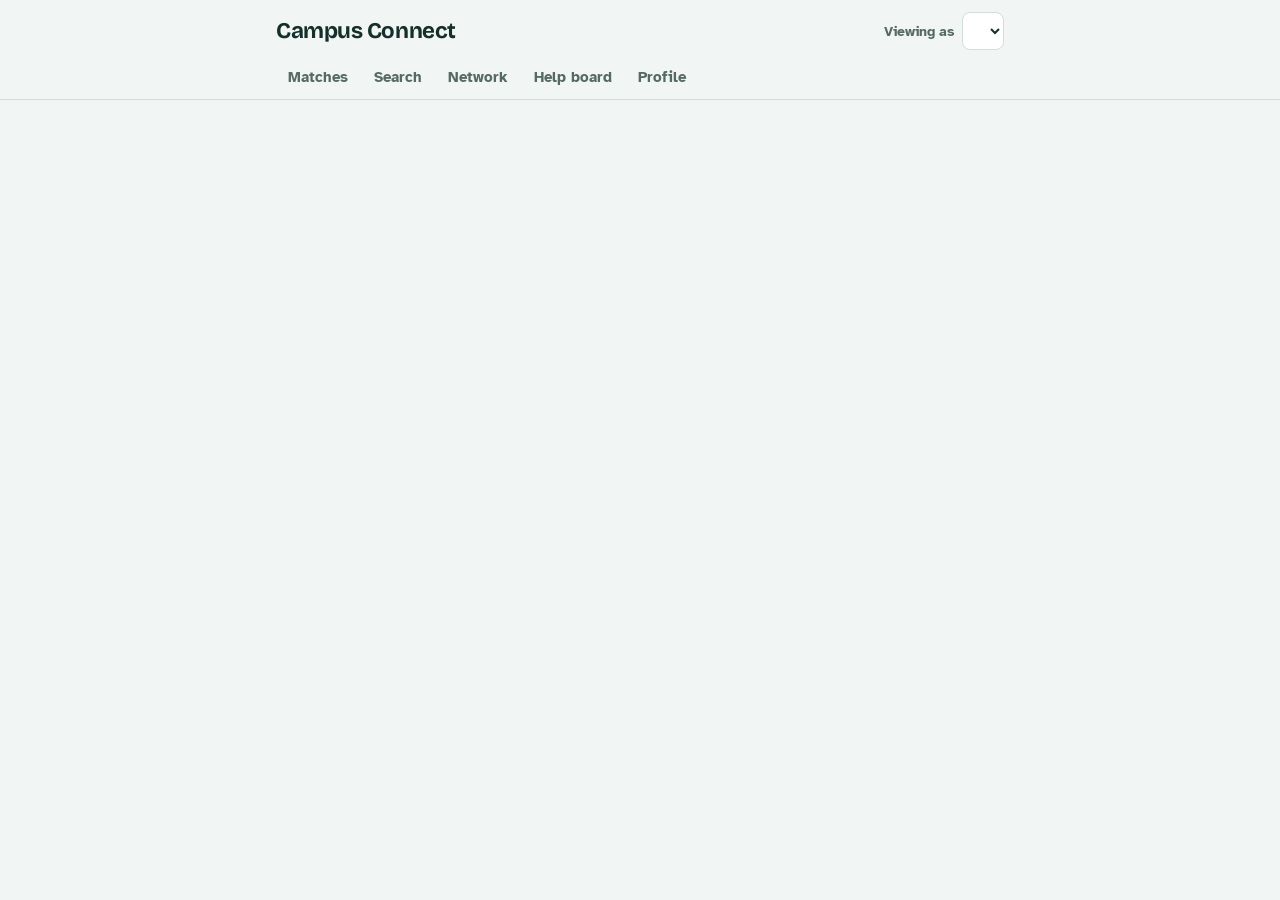
<file: src/Untitled-1.html>
<!doctype html>
<html lang="en">

<head>
  <meta charset="utf-8">
  <meta name="viewport" content="width=device-width, initial-scale=1, viewport-fit=cover">
  <title>Campus Connect</title>
  <link rel="preconnect" href="https://fonts.googleapis.com">
  <link rel="preconnect" href="https://fonts.gstatic.com" crossorigin>
  <link
    href="https://fonts.googleapis.com/css2?family=Atkinson+Hyperlegible:wght@400;700&family=Bricolage+Grotesque:opsz,wght@12..96,600;12..96,700&display=swap"
    rel="stylesheet">
  <style>
    :root {
      --bg: #F1F5F3;
      --surface: #FFFFFF;
      --ink: #15302A;
      --muted: #566A64;
      --line: #D4DED9;
      --brand: #1E5245;
      --brand-ink: #FFFFFF;
      --hi: #F0CF65;
      --hi-ink: #3B2F00;
      --chip: #E3EBE8;
      --danger: #B3261E;
      --display: "Bricolage Grotesque", "Segoe UI", system-ui, sans-serif;
      --body: "Atkinson Hyperlegible", system-ui, -apple-system, "Segoe UI", Roboto, sans-serif;
      color-scheme: light;
      box-sizing: border-box;
      padding-top: env(safe-area-inset-top, 0px);
      padding-bottom: env(safe-area-inset-bottom, 0px);
    }

    @media (prefers-color-scheme:dark) {
      :root:not([data-theme="light"]) {
        --bg: #0E1A17;
        --surface: #15241F;
        --ink: #E4EEEA;
        --muted: #9AB0A9;
        --line: #294039;
        --brand: #86CBB8;
        --brand-ink: #0E1A17;
        --hi: #E8C55A;
        --hi-ink: #2A2100;
        --chip: #1F332D;
        --danger: #F2B8B5;
        color-scheme: dark;
      }
    }

    :root[data-theme="dark"] {
      --bg: #0E1A17;
      --surface: #15241F;
      --ink: #E4EEEA;
      --muted: #9AB0A9;
      --line: #294039;
      --brand: #86CBB8;
      --brand-ink: #0E1A17;
      --hi: #E8C55A;
      --hi-ink: #2A2100;
      --chip: #1F332D;
      --danger: #F2B8B5;
      color-scheme: dark;
    }

    html {
      scroll-padding-top: env(safe-area-inset-top, 0px)
    }

    *,
    *::before,
    *::after {
      box-sizing: border-box
    }

    body {
      margin: 0;
      background: var(--bg);
      color: var(--ink);
      font: 16px/1.55 var(--body)
    }

    header.top {
      position: sticky;
      top: env(safe-area-inset-top, 0px);
      z-index: 5;
      background: var(--bg);
      border-bottom: 1px solid var(--line)
    }

    .bar {
      max-width: 760px;
      margin: 0 auto;
      padding: 12px 16px 0
    }

    .brandrow {
      display: flex;
      align-items: center;
      justify-content: space-between;
      gap: 10px;
      flex-wrap: wrap
    }

    .logo {
      font: 700 1.4rem/1 var(--display);
      letter-spacing: -.02em;
      margin: 0
    }

    .as {
      display: flex;
      align-items: center;
      gap: 8px;
      font-size: .9rem;
      color: var(--muted)
    }

    select,
    input,
    textarea {
      font: inherit;
      color: var(--ink);
      background: var(--surface);
      border: 1px solid var(--line);
      border-radius: 8px;
      padding: 8px 10px;
      max-width: 100%;
      width: 100%
    }

    .as select {
      width: auto
    }

    textarea {
      min-height: 80px;
      resize: vertical
    }

    .tabs {
      display: flex;
      gap: 2px;
      overflow-x: auto;
      margin-top: 8px;
      scrollbar-width: none
    }

    .tab {
      border: 0;
      background: none;
      font: 700 .95rem var(--body);
      color: var(--muted);
      padding: 10px 12px;
      border-bottom: 3px solid transparent;
      cursor: pointer;
      white-space: nowrap
    }

    .tab[aria-selected="true"] {
      color: var(--ink);
      border-bottom-color: var(--brand)
    }

    main {
      max-width: 760px;
      margin: 0 auto;
      padding: 0 16px 48px
    }

    h2 {
      font: 700 1.7rem/1.15 var(--display);
      letter-spacing: -.02em;
      margin: 28px 0 6px
    }

    .sub {
      font: 700 1.15rem/1.2 var(--display);
      margin: 28px 0 10px
    }

    .lede {
      color: var(--muted);
      margin: 0 0 20px;
      max-width: 60ch
    }

    .card {
      background: var(--surface);
      border: 1px solid var(--line);
      border-radius: 12px;
      padding: 16px;
      margin-bottom: 12px
    }

    .person {
      display: flex;
      justify-content: space-between;
      gap: 12px;
      align-items: flex-start
    }

    .name {
      font: 700 1.1rem/1.2 var(--display);
      margin: 0
    }

    .meta {
      color: var(--muted);
      font-size: .9rem;
      margin: 2px 0 0
    }

    .score {
      font: 700 2.1rem/1 var(--display);
      text-align: right;
      letter-spacing: -.03em
    }

    .score small {
      display: block;
      font: 400 .75rem var(--body);
      color: var(--muted);
      margin-top: 4px;
      letter-spacing: 0
    }

    .meterbar {
      height: 6px;
      background: var(--chip);
      border-radius: 3px;
      margin-top: 12px;
      overflow: hidden
    }

    .meterbar span {
      display: block;
      height: 100%;
      background: var(--hi)
    }

    .chips {
      display: flex;
      flex-wrap: wrap;
      gap: 6px;
      margin: 12px 0 0;
      padding: 0;
      list-style: none
    }

    .chip {
      background: var(--chip);
      border-radius: 999px;
      padding: 3px 10px;
      font-size: .85rem
    }

    .chip.shared {
      background: var(--hi);
      color: var(--hi-ink);
      font-weight: 700
    }

    .overlap {
      margin: 10px 0 0;
      font-size: .9rem;
      color: var(--muted)
    }

    .actions {
      margin-top: 14px;
      display: flex;
      gap: 8px;
      flex-wrap: wrap
    }

    .btn {
      font: 700 .95rem var(--body);
      border-radius: 8px;
      padding: 8px 14px;
      cursor: pointer;
      border: 1px solid var(--brand);
      background: var(--brand);
      color: var(--brand-ink)
    }

    .btn.ghost {
      background: none;
      color: var(--brand)
    }

    .btn:disabled {
      opacity: .6;
      cursor: default
    }

    :focus-visible {
      outline: 3px solid var(--hi);
      outline-offset: 2px
    }

    .field {
      display: flex;
      flex-direction: column;
      gap: 4px;
      margin-bottom: 12px
    }

    .row {
      display: grid;
      grid-template-columns: 1fr 1fr;
      gap: 12px
    }

    label {
      font-weight: 700;
      font-size: .9rem
    }

    .hint {
      color: var(--muted);
      font-size: .82rem
    }

    .filters {
      display: flex;
      gap: 6px;
      flex-wrap: wrap;
      margin-bottom: 14px
    }

    .pill {
      border: 1px solid var(--line);
      background: var(--surface);
      color: var(--ink);
      border-radius: 999px;
      padding: 6px 12px;
      cursor: pointer;
      font: inherit;
      font-size: .9rem
    }

    .pill[aria-pressed="true"] {
      background: var(--ink);
      color: var(--bg);
      border-color: var(--ink)
    }

    .kind {
      font-size: .85rem;
      font-weight: 700;
      color: var(--brand);
      margin: 0 0 4px
    }

    .post-title {
      font: 700 1.1rem/1.25 var(--display);
      margin: 0 0 6px
    }

    .post-body {
      margin: 0;
      max-width: 65ch
    }

    .empty {
      color: var(--muted);
      padding: 12px 0
    }

    .error {
      color: var(--danger);
      font-size: .9rem;
      margin: 6px 0 0;
      min-height: 1em
    }

    details.card summary {
      cursor: pointer;
      font-weight: 700
    }

    details.card[open] summary {
      margin-bottom: 14px
    }

    #toast {
      position: fixed;
      left: 50%;
      bottom: calc(20px + env(safe-area-inset-bottom, 0px));
      transform: translateX(-50%);
      background: var(--ink);
      color: var(--bg);
      padding: 10px 16px;
      border-radius: 8px;
      opacity: 0;
      transition: opacity .2s;
      pointer-events: none;
      max-width: 90vw;
      z-index: 10
    }

    #toast.show {
      opacity: 1
    }

    .footnote {
      font-size: .82rem;
      color: var(--muted);
      margin-top: 36px;
      border-top: 1px solid var(--line);
      padding-top: 12px
    }

    @media (max-width:480px) {
      .row {
        grid-template-columns: 1fr
      }

      .score {
        font-size: 1.7rem
      }
    }

    @media (prefers-reduced-motion:reduce) {
      #toast {
        transition: none
      }
    }
  </style>
</head>

<body>
  <header class="top">
    <div class="bar">
      <div class="brandrow">
        <h1 class="logo">Campus Connect</h1>
        <label class="as">Viewing as <select id="me" aria-label="Viewing as student"></select></label>
      </div>
      <nav class="tabs" role="tablist">
        <button class="tab" role="tab" data-tab="discover">Matches</button>
        <button class="tab" role="tab" data-tab="search">Search</button>
        <button class="tab" role="tab" data-tab="network">Network</button>
        <button class="tab" role="tab" data-tab="board">Help board</button>
        <button class="tab" role="tab" data-tab="profile">Profile</button>
      </nav>
    </div>
  </header>
  <main id="view"></main>
  <div id="toast" role="status" aria-live="polite"></div>

  <script>
    /* =====================================================================
       1. SAMPLE DATA  (replace with the C++ DataStore later)
       ===================================================================== */
    const ALLOWED_DOMAINS = ["geu.ac.in", "gehu.ac.in"]; // confirm your college's real student email domains

    const db = {
      students: [
        { id: 1, name: "Ananya Rawat", email: "ananya@geu.ac.in", branch: "CSE", year: 2, skills: ["C++", "DSA", "Web Development"], interests: ["Hackathons", "Open Source"] },
        { id: 2, name: "Rohan Negi", email: "rohan@geu.ac.in", branch: "CSE", year: 2, skills: ["C++", "DSA", "Python"], interests: ["Competitive Programming", "Hackathons"] },
        { id: 3, name: "Priya Bisht", email: "priya@geu.ac.in", branch: "CSE (AI)", year: 3, skills: ["Python", "Machine Learning", "Data Analysis"], interests: ["Research", "Open Source"] },
        { id: 4, name: "Karan Thapa", email: "karan@geu.ac.in", branch: "IT", year: 2, skills: ["JavaScript", "React", "Web Development"], interests: ["UI Design", "Hackathons"] },
        { id: 5, name: "Sneha Joshi", email: "sneha@geu.ac.in", branch: "ECE", year: 3, skills: ["IoT", "Arduino", "C"], interests: ["Robotics", "Research"] },
        { id: 6, name: "Arjun Chauhan", email: "arjun@geu.ac.in", branch: "CSE", year: 1, skills: ["Python", "C++"], interests: ["Competitive Programming", "Gaming"] },
        { id: 7, name: "Meera Pant", email: "meera@geu.ac.in", branch: "CSE", year: 3, skills: ["Figma", "UI Design", "JavaScript"], interests: ["Design", "Photography"] },
        { id: 8, name: "Vikram Rana", email: "vikram@geu.ac.in", branch: "CSE (DS)", year: 2, skills: ["SQL", "Python", "Data Analysis"], interests: ["Finance", "Research"] },
        { id: 9, name: "Ishita Kandpal", email: "ishita@geu.ac.in", branch: "CSE", year: 2, skills: ["Java", "DSA", "Spring Boot"], interests: ["Open Source", "Competitive Programming"] },
        { id: 10, name: "Aman Bhatt", email: "aman@geu.ac.in", branch: "ME", year: 3, skills: ["CAD", "Python", "Arduino"], interests: ["Robotics", "Hackathons"] },
        { id: 11, name: "Diya Sharma", email: "diya@geu.ac.in", branch: "CSE", year: 1, skills: ["HTML", "CSS", "JavaScript"], interests: ["Web Development", "Design"] },
        { id: 12, name: "Nikhil Rautela", email: "nikhil@geu.ac.in", branch: "CSE (AI)", year: 3, skills: ["Machine Learning", "Python", "Deep Learning"], interests: ["Research", "Hackathons"] }
      ],
      connections: [[1, 2], [1, 4], [2, 6], [2, 9], [4, 7], [4, 11], [3, 12], [3, 8], [5, 10], [9, 6], [7, 11], [12, 10]],
      posts: [
        { id: 1, authorId: 6, type: "request", title: "Stuck on segment trees", body: "Range updates keep giving wrong answers. Can someone walk me through lazy propagation?", tags: ["DSA", "C++"] },
        { id: 2, authorId: 3, type: "offer", title: "Reviewing ML project reports", body: "Happy to review evaluation sections and check for data leakage before your submission.", tags: ["Machine Learning", "Python"] },
        { id: 3, authorId: 4, type: "project", title: "Backend developer for a hackathon team", body: "We have frontend and design covered. Need someone comfortable with APIs.", tags: ["Web Development", "Hackathons"] },
        { id: 4, authorId: 5, type: "request", title: "Arduino serial data is garbled", body: "Readings look fine in the IDE monitor but break when read from Python.", tags: ["Arduino", "C"] },
        { id: 5, authorId: 7, type: "offer", title: "Figma basics, two sessions a week", body: "Short sessions for anyone building a project interface this semester.", tags: ["Figma", "UI Design"] }
      ]
    };
    const nextId = { student: 13, post: 6 };

    /* =====================================================================
       2. LOGIC STAND-INS  (the real versions live in C++:
          Graph::bfs, JaccardMatching::calculateSimilarity, Trie, Top-K heap)
       ===================================================================== */
    const key = s => String(s).trim().toLowerCase();
    const esc = s => String(s).replace(/[&<>"']/g, c => ({ "&": "&amp;", "<": "&lt;", ">": "&gt;", '"': "&quot;", "'": "&#39;" }[c]));
    const parseList = str => [...new Map(String(str).split(",").map(x => x.trim()).filter(Boolean).map(x => [key(x), x])).values()];

    function findStudent(id) {
      const s = db.students.find(x => x.id === id);
      if (!s) throw new Error(`No student with ID ${id}.`);
      return s;
    }
    // Public shape: never send email to other users
    const publicView = s => ({ id: s.id, name: s.name, branch: s.branch, year: s.year, skills: [...s.skills], interests: [...s.interests] });

    function neighbours(id) {
      const out = [];
      for (const [a, b] of db.connections) { if (a === id) out.push(b); else if (b === id) out.push(a); }
      return out;
    }

    // BFS with levels: dist 1 = direct connections, dist 2 = "people you may know"
    function bfsLevels(start) {
      const dist = new Map([[start, 0]]), queue = [start];
      for (let head = 0; head < queue.length; head++) {
        const cur = queue[head];
        for (const n of neighbours(cur)) {
          if (!dist.has(n)) { dist.set(n, dist.get(cur) + 1); queue.push(n); }
        }
      }
      return dist;
    }

    // Jaccard over skills + interests combined (same rule as JaccardMatching.cpp)
    function jaccard(a, b) {
      const label = new Map();
      const toSet = s => new Set([...s.skills, ...s.interests].map(x => { const k = key(x); if (!label.has(k)) label.set(k, x); return k; }));
      const A = toSet(a), B = toSet(b);
      const shared = [...A].filter(k => B.has(k));
      const union = new Set([...A, ...B]);
      return {
        score: union.size ? shared.length / union.size : 0,
        shared: shared.map(k => label.get(k)),
        onlyThem: [...B].filter(k => !A.has(k)).map(k => label.get(k)),
        unionSize: union.size
      };
    }

    // Prefix match on any word, like a Trie lookup
    const matchesQuery = (text, q) => { const t = key(text), k = key(q); return k && (t.startsWith(k) || t.split(/\s+/).some(w => w.startsWith(k))); };

    /* =====================================================================
       3. API LAYER — the ONLY part that changes when the C++ server is ready.
          Each function returns the same JSON the endpoint should return.
       ===================================================================== */
    const api = {
      // GET /api/students
      async listStudents() { return db.students.map(publicView); },

      // GET /api/students/:id
      async getStudent(id) { return publicView(findStudent(id)); },

      // POST /api/students   body: {name,email,branch,year,skills,interests}
      async createStudent(input) {
        const name = input.name.trim();
        if (!name) throw new Error("Enter your name.");
        const email = input.email.trim().toLowerCase();
        if (!ALLOWED_DOMAINS.includes(email.split("@")[1] || ""))
          throw new Error(`Use your college email ending in ${ALLOWED_DOMAINS.map(d => "@" + d).join(" or ")}.`);
        if (db.students.some(s => s.email === email)) throw new Error("This email is already registered.");
        const s = {
          id: nextId.student, name, email, branch: input.branch.trim() || "Not given", year: Number(input.year) || 1,
          skills: parseList(input.skills), interests: parseList(input.interests)
        };
        if (!s.skills.length && !s.interests.length) throw new Error("Add at least one skill or interest so others can find you.");
        nextId.student++;
        db.students.push(s);
        return publicView(s);
      },

      // GET /api/search?q=python
      async search(q) {
        if (!key(q)) return [];
        return db.students.filter(s => [s.name, ...s.skills, ...s.interests].some(x => matchesQuery(x, q))).map(publicView);
      },

      // GET /api/match/:id?k=5   -> [{student, score, shared, onlyThem, unionSize}]
      async getMatches(id, k = 5) {
        const me = findStudent(id);
        return db.students.filter(s => s.id !== id)
          .map(s => ({ student: publicView(s), ...jaccard(me, s) }))
          .filter(m => m.score > 0)
          .sort((a, b) => b.score - a.score || a.student.name.localeCompare(b.student.name))
          .slice(0, k);
      },

      // GET /api/connections/:id
      async getConnections(id) { findStudent(id); return neighbours(id).map(n => publicView(findStudent(n))); },

      // GET /api/suggestions/:id   -> [{student, mutual:[names]}]
      async getSuggestions(id) {
        findStudent(id);
        const mine = new Set(neighbours(id)), out = [];
        for (const [sid, d] of bfsLevels(id)) {
          if (d === 2) out.push({ student: publicView(findStudent(sid)), mutual: neighbours(sid).filter(n => mine.has(n)).map(n => findStudent(n).name) });
        }
        return out.sort((a, b) => b.mutual.length - a.mutual.length);
      },

      // POST /api/connections   body: {from, to}
      async connect(from, to) {
        if (from === to) throw new Error("You can't connect with yourself.");
        findStudent(from); findStudent(to);
        if (neighbours(from).includes(to)) throw new Error("You're already connected.");
        db.connections.push([from, to]);
        return { ok: true };
      },

      // GET /api/posts?type=request
      async listPosts(type) {
        return db.posts.filter(p => !type || p.type === type).sort((a, b) => b.id - a.id)
          .map(p => ({ ...p, author: findStudent(p.authorId).name }));
      },

      // POST /api/posts   body: {authorId,type,title,body,tags}
      async createPost(input) {
        if (!["request", "offer", "project"].includes(input.type)) throw new Error("Choose a post type.");
        const title = input.title.trim();
        if (!title) throw new Error("Give your post a title.");
        findStudent(input.authorId);
        const p = { id: nextId.post++, authorId: input.authorId, type: input.type, title, body: input.body.trim(), tags: parseList(input.tags) };
        db.posts.push(p);
        return p;
      }
    };

    /* =====================================================================
       4. USER INTERFACE
       ===================================================================== */
    const state = { me: 1, tab: "discover", filter: "", query: "" };
    const main = document.getElementById("view");
    const KIND = { request: "Needs help", offer: "Offering help", project: "Project team" };

    function toast(msg) {
      const t = document.getElementById("toast");
      t.textContent = msg; t.classList.add("show");
      clearTimeout(toast.timer); toast.timer = setTimeout(() => t.classList.remove("show"), 2400);
    }
    const meta = s => `${esc(s.branch)}, year ${s.year}`;
    const chipList = (items, isShared) => items.map(x => `<li class="chip${isShared(x) ? " shared" : ""}">${esc(x)}</li>`).join("");
    function connectButton(id, connected) {
      if (id === state.me) return `<button class="btn ghost" disabled>This is you</button>`;
      return connected.has(id) ? `<button class="btn ghost" disabled>Connected</button>`
        : `<button class="btn" data-connect="${id}">Connect</button>`;
    }
    const connectedSet = async () => new Set((await api.getConnections(state.me)).map(s => s.id));

    const views = {
      async discover() {
        const [matches, connected] = await Promise.all([api.getMatches(state.me, 5), connectedSet()]);
        const cards = matches.map(m => {
          const pct = Math.round(m.score * 100);
          return `<article class="card">
        <div class="person"><div><p class="name">${esc(m.student.name)}</p><p class="meta">${meta(m.student)}</p></div>
          <div class="score">${pct}%<small>match</small></div></div>
        <div class="meterbar" aria-hidden="true"><span style="width:${pct}%"></span></div>
        <ul class="chips">${chipList(m.shared, () => true)}${chipList(m.onlyThem, () => false)}</ul>
        <p class="overlap">${m.shared.length} in common out of ${m.unionSize} skills and interests between you</p>
        <div class="actions">${connectButton(m.student.id, connected)}</div></article>`;
        }).join("");
        return `<h2>Students like you</h2>
      <p class="lede">Ranked by overlap: what you both listed, divided by everything either of you listed. Highlighted tags are shared.</p>
      ${cards || `<p class="empty">No overlaps yet. Add more skills or interests on your profile.</p>`}`;
      },

      async search() {
        return `<h2>Find a student</h2>
      <p class="lede">Search by name, skill, or interest. Results update as you type.</p>
      <div class="field"><label for="q">Search</label>
        <input id="q" type="search" value="${esc(state.query)}" placeholder="Try python, design, or a name" autocomplete="off"></div>
      <div id="results" aria-live="polite"></div>`;
      },

      async network() {
        const [conns, sugg, connected] = await Promise.all([api.getConnections(state.me), api.getSuggestions(state.me), connectedSet()]);
        const suggCards = sugg.map(s => `<article class="card">
        <p class="name">${esc(s.student.name)}</p><p class="meta">${meta(s.student)}</p>
        <p class="overlap">Also connected with ${s.mutual.map(esc).join(" and ")}</p>
        <div class="actions">${connectButton(s.student.id, connected)}</div></article>`).join("");
        const connCards = conns.map(s => `<article class="card"><p class="name">${esc(s.name)}</p><p class="meta">${meta(s)}</p>
        <ul class="chips">${chipList([...s.skills, ...s.interests], () => false)}</ul></article>`).join("");
        return `<h2>Your network</h2>
      <p class="lede">People you may know are connected to someone you're already connected to.</p>
      <h3 class="sub">People you may know</h3>
      ${suggCards || `<p class="empty">No suggestions yet. Connect with a few students from Matches first.</p>`}
      <h3 class="sub">Your connections (${conns.length})</h3>
      ${connCards || `<p class="empty">You haven't connected with anyone yet.</p>`}`;
      },

      async board() {
        const posts = await api.listPosts(state.filter);
        const filters = [["", "All"], ["request", "Needs help"], ["offer", "Offering help"], ["project", "Project teams"]]
          .map(([v, l]) => `<button class="pill" data-filter="${v}" aria-pressed="${state.filter === v}">${l}</button>`).join()
      },
    }
</file>
